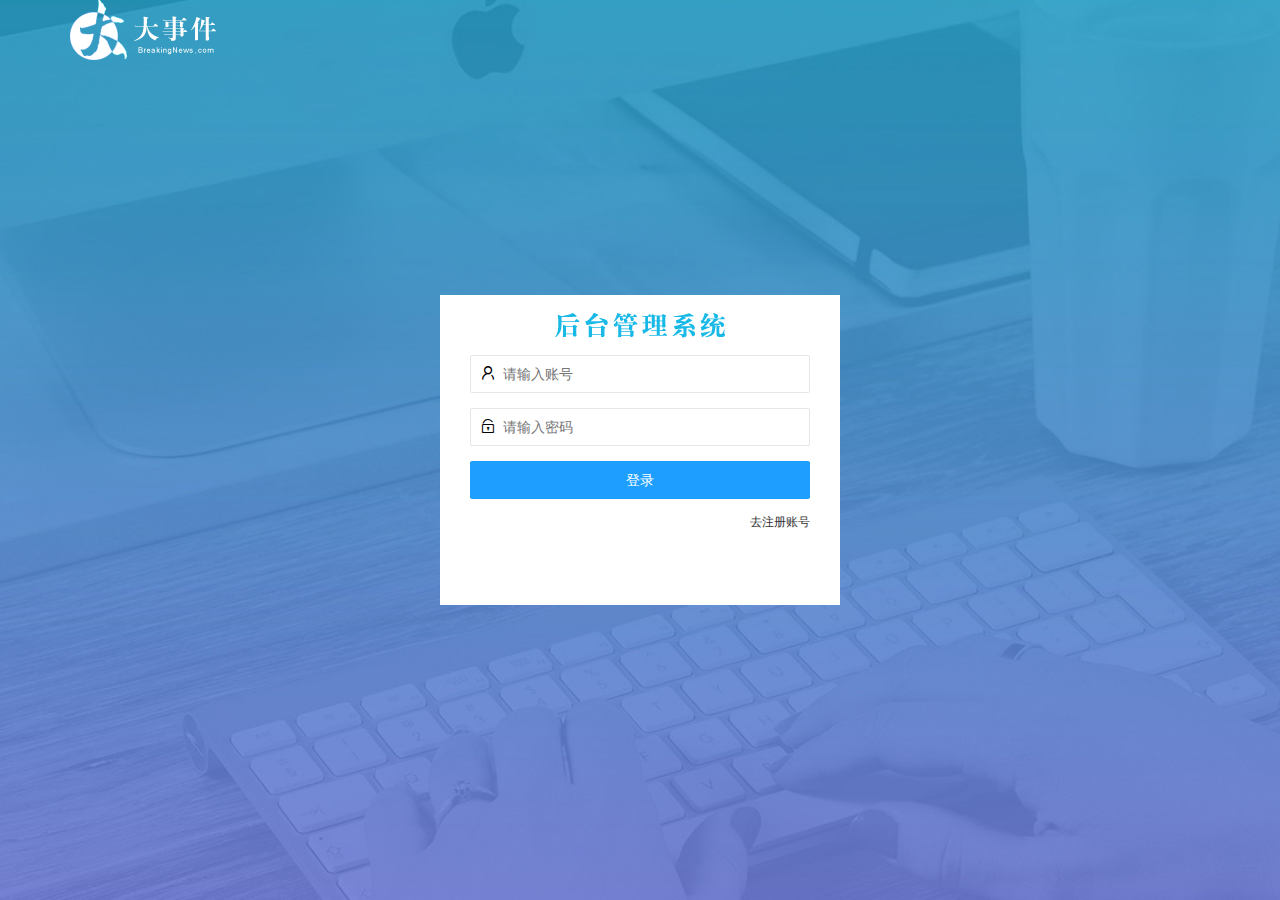
<file: login.html>
<!DOCTYPE html>
<html lang="en">
  <head>
    <meta charset="UTF-8" />
    <meta http-equiv="X-UA-Compatible" content="IE=edge" />
    <meta name="viewport" content="width=device-width, initial-scale=1.0" />
    <title>login</title>
    <!-- 引入css文件 -->
    <link rel="stylesheet" href="/assets/lib/layui/css/layui.css" />
    <link rel="stylesheet" href="/assets/css/login.css" />
  </head>
  <body>
    <!-- 头部 logo 区域 -->
    <div class="layui-main">
      <img src="/assets/images/logo.png" alt="" />
    </div>

    <!-- 登录注册区域 -->
    <div class="loginAndRegBox">
      <!-- 登录标题 -->
      <div class="title-box"></div>
      <!-- 登录 -->
      <div class="login-box">
        <form class="layui-form" action="" id="form_login">
          <div class="layui-form-item">
            <i class="layui-icon layui-icon-username"></i>
            <!-- 表单要提交的name  需要与接口文档要求一致 -->
            <input
              type="text"
              name="username"
              required
              lay-verify="required"
              placeholder="请输入账号"
              autocomplete="off"
              class="layui-input"
            />
          </div>
          <div class="layui-form-item">
            <i class="layui-icon layui-icon-password"></i>
            <input
              type="password"
              name="password"
              required
              lay-verify="required|pwd"
              placeholder="请输入密码"
              autocomplete="off"
              class="layui-input"
            />
          </div>
          <!-- 登录按钮 -->
          <div class="layui-form-item">
            <!-- 注意：表单提交按钮和普通按钮的区别，就是 lay-submit 属性 -->
            <button
              class="layui-btn layui-btn-normal layui-btn-fluid"
              lay-submit
            >
              登录
            </button>
          </div>
          <div class="layui-form-item link">
            <a href="javascript:;" id="link_reg">去注册账号</a>
          </div>
        </form>
      </div>

      <!--! 注册 -->
      <div class="reg-box">
        <form class="layui-form" id="form_reg">
          <!-- 用户名 -->
          <div class="layui-form-item">
            <i class="layui-icon layui-icon-username"></i>
            <input
              type="text"
              name="username"
              required
              lay-verify="required"
              placeholder="请输入用户名"
              autocomplete="off"
              class="layui-input"
            />
          </div>

          <!-- 密码 -->
          <div class="layui-form-item">
            <i class="layui-icon layui-icon-password"></i>
            <input
              type="password"
              name="password"
              required
              lay-verify="required|pwd"
              placeholder="请输入密码"
              autocomplete="off"
              class="layui-input"
            />
          </div>

          <!-- 确认密码 -->
          <div class="layui-form-item">
            <i class="layui-icon layui-icon-password"></i>
            <input
              type="password"
              name="repassword"
              required
              lay-verify="required|pwd|repwd"
              placeholder="再次确认密码"
              autocomplete="off"
              class="layui-input"
            />
          </div>

          <!-- 注册按钮 -->
          <div class="layui-form-item">
            <!-- 注意：表单提交按钮和普通按钮的区别，就是 lay-submit 属性 -->
            <button
              class="layui-btn layui-btn-normal layui-btn-fluid"
              lay-submit
            >
              注册
            </button>
          </div>
          <!-- 登录注册切换 -->
          <div class="layui-form-item link">
            <a href="javascript:;" id="link_login">去登录</a>
          </div>
        </form>
      </div>
    </div>

    <!-- 引入js相关文件 -->
    <!-- <script src="./assets/lib/layui/layui.js"></script> -->
    <script src="./assets/lib/layui/layui.all.js"></script>
    <script src="./assets/lib/jquery.js"></script>
    <!-- 请求过滤器 -->
    <script src="./assets/js/baseAPI.js"></script>
    <script src="./assets/js/login.js"></script>
  </body>
</html>
</file>
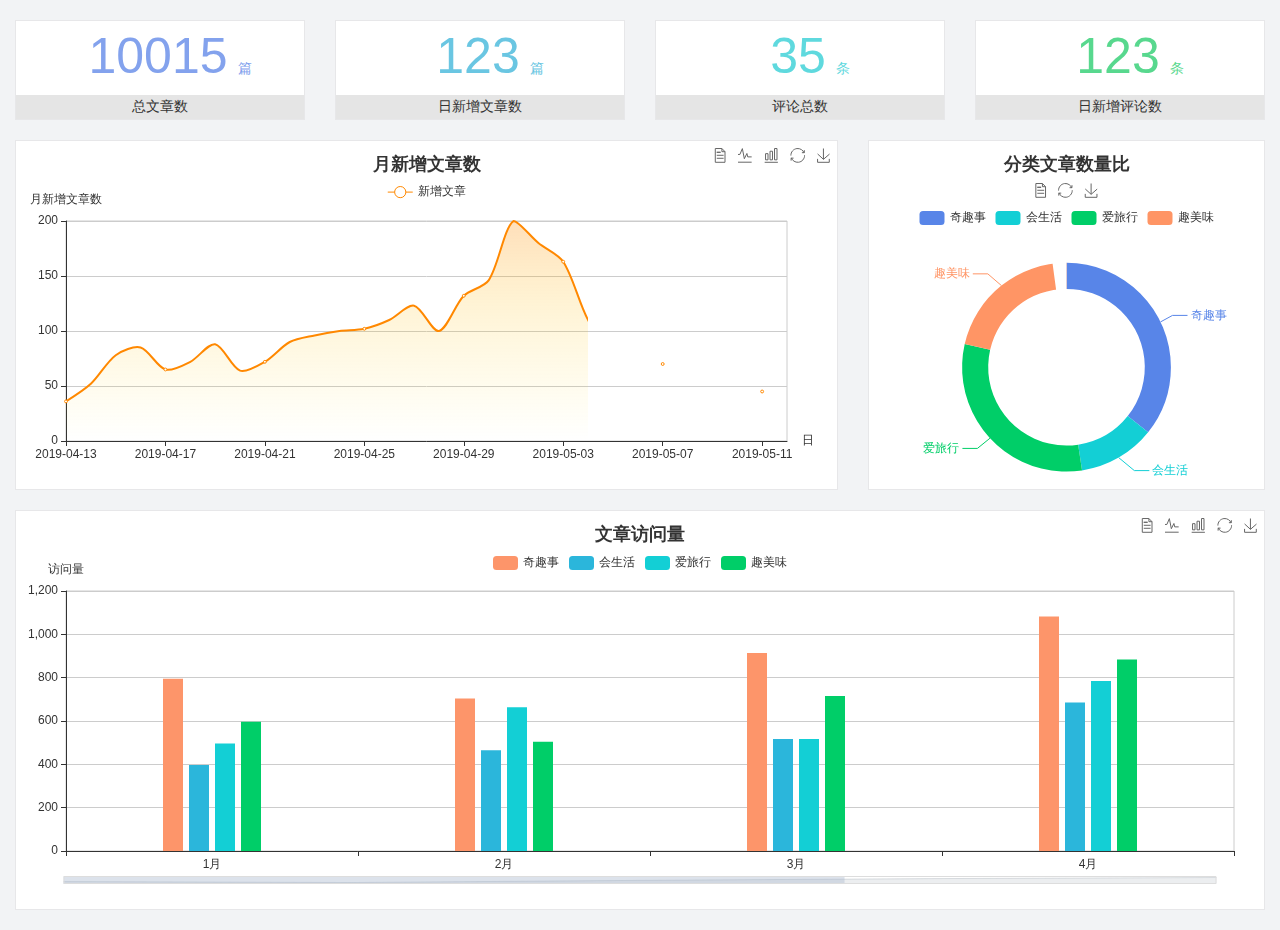
<file: home/dashboard.html>
<!DOCTYPE html>
<html lang="en">

<head>
  <meta charset="UTF-8">
  <meta name="viewport" content="width=device-width, initial-scale=1.0">
  <meta http-equiv="X-UA-Compatible" content="ie=edge">
  <title>图表统计</title>
  <link rel="stylesheet" href="../../assets/lib/bootstrap.css" />
  <link rel="stylesheet" href="../../assets/lib/main.css" />
  <script src="../../assets/lib/jquery.js"></script>
  <script type="text/javascript" src="../../assets/lib/echarts.min.js"></script>
</head>

<body>
  <div class="container-fluid">
    <div class="row spannel_list">
      <div class="col-sm-3 col-xs-6">
        <div class="spannel">
          <em>10015</em><span>篇</span>
          <b>总文章数</b>
        </div>
      </div>
      <div class="col-sm-3 col-xs-6">
        <div class="spannel scolor01">
          <em>123</em><span>篇</span>
          <b>日新增文章数</b>
        </div>
      </div>
      <div class="col-sm-3 col-xs-6">
        <div class="spannel scolor02">
          <em>35</em><span>条</span>
          <b>评论总数</b>
        </div>
      </div>
      <div class="col-sm-3 col-xs-6">
        <div class="spannel scolor03">
          <em>123</em><span>条</span>
          <b>日新增评论数</b>
        </div>
      </div>
    </div>
  </div>

  <div class="container-fluid">
    <div class="row curve-pie">
      <div class="col-lg-8 col-md-8">
        <div class="gragh_pannel" id="curve_show"></div>
      </div>
      <div class="col-lg-4 col-md-4">
        <div class="gragh_pannel" id="pie_show"></div>
      </div>
    </div>
  </div>

  <div class="container-fluid">
    <div class="column_pannel" id="column_show"></div>
  </div>

  <script>
    var oChart = echarts.init(document.getElementById('curve_show'));
    var aList_all = [
      { 'count': 36, 'date': '2019-04-13' },
      { 'count': 52, 'date': '2019-04-14' },
      { 'count': 78, 'date': '2019-04-15' },
      { 'count': 85, 'date': '2019-04-16' },
      { 'count': 65, 'date': '2019-04-17' },
      { 'count': 72, 'date': '2019-04-18' },
      { 'count': 88, 'date': '2019-04-19' },
      { 'count': 64, 'date': '2019-04-20' },
      { 'count': 72, 'date': '2019-04-21' },
      { 'count': 90, 'date': '2019-04-22' },
      { 'count': 96, 'date': '2019-04-23' },
      { 'count': 100, 'date': '2019-04-24' },
      { 'count': 102, 'date': '2019-04-25' },
      { 'count': 110, 'date': '2019-04-26' },
      { 'count': 123, 'date': '2019-04-27' },
      { 'count': 100, 'date': '2019-04-28' },
      { 'count': 132, 'date': '2019-04-29' },
      { 'count': 146, 'date': '2019-04-30' },
      { 'count': 200, 'date': '2019-05-01' },
      { 'count': 180, 'date': '2019-05-02' },
      { 'count': 163, 'date': '2019-05-03' },
      { 'count': 110, 'date': '2019-05-04' },
      { 'count': 80, 'date': '2019-05-05' },
      { 'count': 82, 'date': '2019-05-06' },
      { 'count': 70, 'date': '2019-05-07' },
      { 'count': 65, 'date': '2019-05-08' },
      { 'count': 54, 'date': '2019-05-09' },
      { 'count': 40, 'date': '2019-05-10' },
      { 'count': 45, 'date': '2019-05-11' },
      { 'count': 38, 'date': '2019-05-12' },
    ];

    let aCount = [];
    let aDate = [];

    for (var i = 0; i < aList_all.length; i++) {
      aCount.push(aList_all[i].count);
      aDate.push(aList_all[i].date);
    }

    var chartopt = {
      title: {
        text: '月新增文章数',
        left: 'center',
        top: '10'
      },
      tooltip: {
        trigger: 'axis'
      },
      legend: {
        data: ['新增文章'],
        top: '40'
      },
      toolbox: {
        show: true,
        feature: {
          mark: { show: true },
          dataView: { show: true, readOnly: false },
          magicType: { show: true, type: ['line', 'bar'] },
          restore: { show: true },
          saveAsImage: { show: true }
        }
      },
      calculable: true,
      xAxis: [
        {
          name: '日',
          type: 'category',
          boundaryGap: false,
          data: aDate
        }
      ],
      yAxis: [
        {
          name: '月新增文章数',
          type: 'value'
        }
      ],
      series: [
        {
          name: '新增文章',
          type: 'line',
          smooth: true,
          itemStyle: { normal: { areaStyle: { type: 'default' }, color: '#f80' }, lineStyle: { color: '#f80' } },
          data: aCount
        }],
      areaStyle: {
        normal: {
          color: new echarts.graphic.LinearGradient(0, 0, 0, 1, [{
            offset: 0,
            color: 'rgba(255,136,0,0.39)'
          }, {
            offset: .34,
            color: 'rgba(255,180,0,0.25)'
          }, {
            offset: 1,
            color: 'rgba(255,222,0,0.00)'
          }])

        }
      },
      grid: {
        show: true,
        x: 50,
        x2: 50,
        y: 80,
        height: 220
      }
    };

    oChart.setOption(chartopt);


    var oPie = echarts.init(document.getElementById('pie_show'));
    var oPieopt =
    {
      title: {
        top: 10,
        text: '分类文章数量比',
        x: 'center'
      },
      tooltip: {
        trigger: 'item',
        formatter: "{a} <br/>{b} : {c} ({d}%)"
      },
      color: ['#5885e8', '#13cfd5', '#00ce68', '#ff9565'],
      legend: {
        x: 'center',
        top: 65,
        data: ['奇趣事', '会生活', '爱旅行', '趣美味']
      },
      toolbox: {
        show: true,
        x: 'center',
        top: 35,
        feature: {
          mark: { show: true },
          dataView: { show: true, readOnly: false },
          magicType: {
            show: true,
            type: ['pie', 'funnel'],
            option: {
              funnel: {
                x: '25%',
                width: '50%',
                funnelAlign: 'left',
                max: 1548
              }
            }
          },
          restore: { show: true },
          saveAsImage: { show: true }
        }
      },
      calculable: true,
      series: [
        {
          name: '访问来源',
          type: 'pie',
          radius: ['45%', '60%'],
          center: ['50%', '65%'],
          data: [
            { value: 300, name: '奇趣事' },
            { value: 100, name: '会生活' },
            { value: 260, name: '爱旅行' },
            { value: 180, name: '趣美味' }
          ]
        }
      ]
    };
    oPie.setOption(oPieopt);



    var oColumn = this.echarts.init(document.getElementById('column_show'));
    var oColumnopt =
    {
      title: {
        text: '文章访问量',
        left: 'center',
        top: '10'
      },
      tooltip: {
        trigger: 'axis'
      },
      legend: {
        data: ['奇趣事', '会生活', '爱旅行', '趣美味'],
        top: '40'
      },
      toolbox: {
        show: true,
        feature: {
          mark: { show: true },
          dataView: { show: true, readOnly: false },
          magicType: { show: true, type: ['line', 'bar'] },
          restore: { show: true },
          saveAsImage: { show: true }
        }
      },
      calculable: true,
      xAxis: [
        {
          type: 'category',
          data: ['1月', '2月', '3月', '4月', '5月']
        }
      ],
      yAxis: [
        {
          name: '访问量',
          type: 'value'
        }
      ],
      series: [
        {
          name: '奇趣事',
          type: 'bar',
          barWidth: 20,
          itemStyle: {
            normal: { areaStyle: { type: 'default' }, color: '#fd956a' }
          },
          data: [800, 708, 920, 1090, 1200]
        },
        {
          name: '会生活',
          type: 'bar',
          barWidth: 20,
          itemStyle: {
            normal: { areaStyle: { type: 'default' }, color: '#2bb6db' }
          },
          data: [400, 468, 520, 690, 800]
        },
        {
          name: '爱旅行',
          type: 'bar',
          barWidth: 20,
          itemStyle: {
            normal: { areaStyle: { type: 'default' }, color: '#13cfd5' }
          },
          data: [500, 668, 520, 790, 900]
        },
        {
          name: '趣美味',
          type: 'bar',
          barWidth: 20,
          itemStyle: {
            normal: { areaStyle: { type: 'default' }, color: '#00ce68' }
          },
          data: [600, 508, 720, 890, 1000]
        }
      ],
      grid: {
        show: true,
        x: 50,
        x2: 30,
        y: 80,
        height: 260
      },
      dataZoom: [//给x轴设置滚动条
        {
          start: 0,//默认为0
          end: 100 - 1000 / 31,//默认为100
          type: 'slider',
          show: true,
          xAxisIndex: [0],
          handleSize: 0,//滑动条的 左右2个滑动条的大小
          height: 8,//组件高度
          left: 45, //左边的距离
          right: 50,//右边的距离
          bottom: 26,//右边的距离
          handleColor: '#ddd',//h滑动图标的颜色
          handleStyle: {
            borderColor: "#cacaca",
            borderWidth: "1",
            shadowBlur: 2,
            background: "#ddd",
            shadowColor: "#ddd",
          }
        }]
    };
    oColumn.setOption(oColumnopt);
  </script>
</body>

</html>
</file>
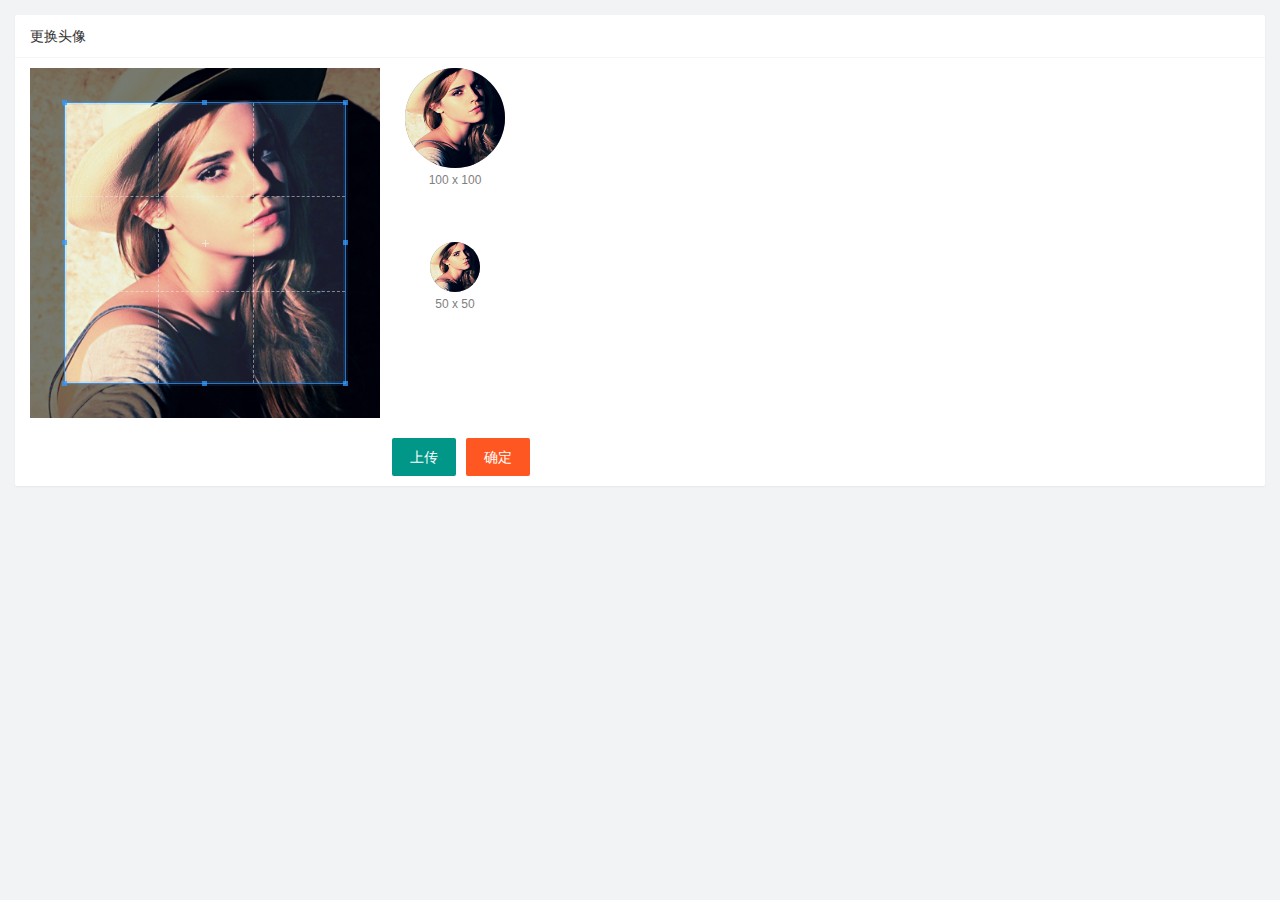
<file: user/user_avcatar.html>
<!DOCTYPE html>
<html lang="en">
  <head>
    <meta charset="UTF-8" />
    <meta http-equiv="X-UA-Compatible" content="IE=edge" />
    <meta name="viewport" content="width=device-width, initial-scale=1.0" />
    <title>头像</title>
    <link rel="stylesheet" href="/assets/lib/layui/css/layui.css" />
    <link rel="stylesheet" href="/assets/lib/cropper/cropper.css" />
    <link rel="stylesheet" href="/assets/css/user_avcatar.css" />
  </head>
  <body>
    <div class="layui-card">
      <input type="file" id="file" accept="image/png,image/jpeg" />
      <div class="layui-card-header">更换头像</div>
      <div class="layui-card-body">
        <!-- 第一行的图片裁剪和预览区域 -->
        <div class="row1">
          <!-- 图片裁剪区域 -->
          <div class="cropper-box">
            <!-- 这个 img 标签很重要，将来会把它初始化为裁剪区域 -->
            <img id="image" src="/assets/images/sample.jpg" />
          </div>
          <!-- 图片的预览区域 -->
          <div class="preview-box">
            <div>
              <!-- 宽高为 100px 的预览区域 -->
              <div class="img-preview w100"></div>
              <p class="size">100 x 100</p>
            </div>
            <div>
              <!-- 宽高为 50px 的预览区域 -->
              <div class="img-preview w50"></div>
              <p class="size">50 x 50</p>
            </div>
          </div>
        </div>
        <!-- 第二行的按钮区域 -->
        <div class="row2">
          <button type="button" class="layui-btn" id="uploadBtn">上传</button>
          <button type="button" class="layui-btn layui-btn-danger" id="sendBtn">
            确定
          </button>
        </div>
      </div>
    </div>
    <script src="/assets/lib/layui/layui.all.js"></script>
    <script src="/assets/lib/jquery.js"></script>
    <script src="/assets/lib/cropper/Cropper.js"></script>
    <script src="/assets/lib/cropper/jquery-cropper.js"></script>
    <script src="/assets/js/baseAPI.js"></script>
    <script src="./assets/js/user/user_avcatar.js"></script>
  </body>
</html>
</file>
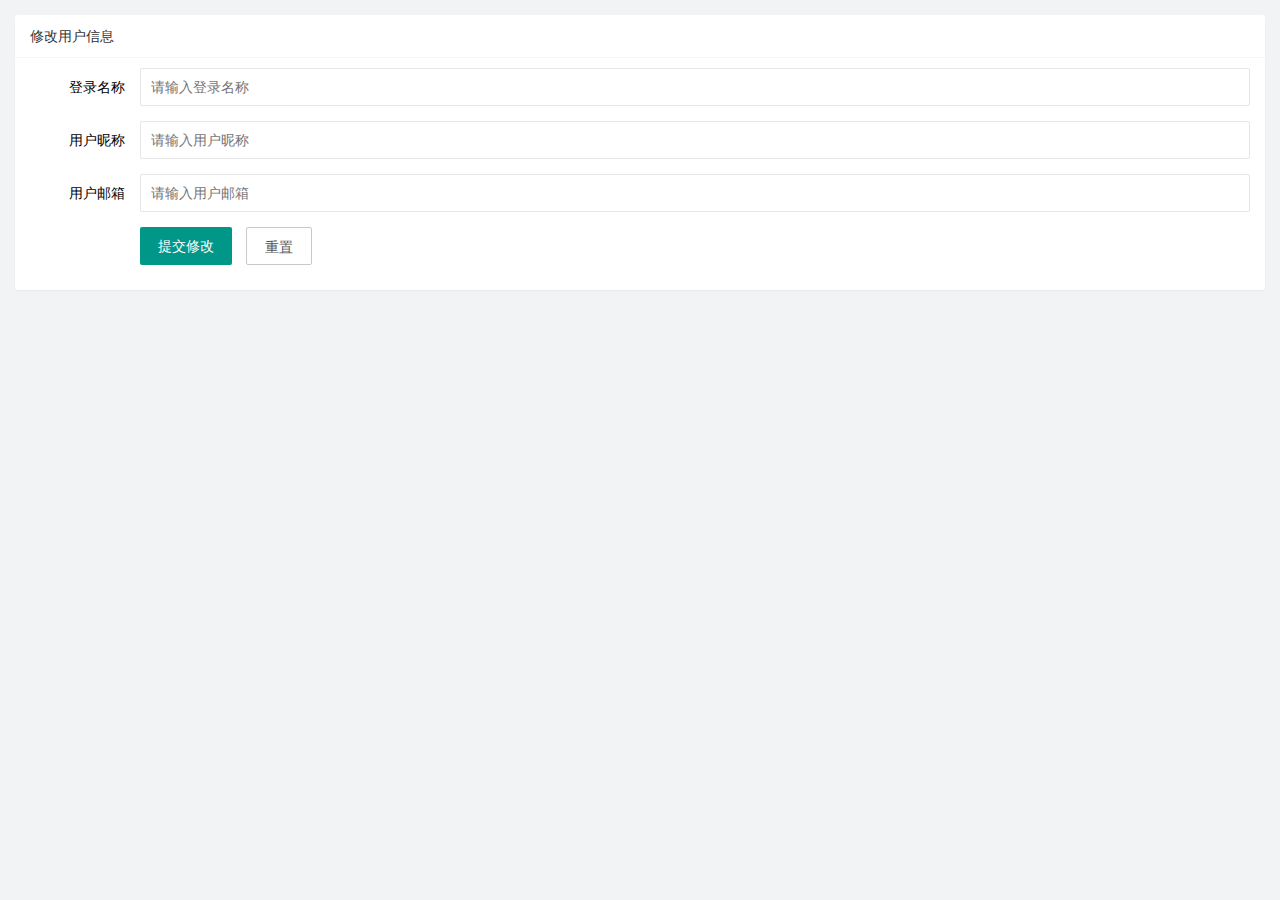
<file: user/user_info.html>
<!DOCTYPE html>
<html lang="en">
  <head>
    <meta charset="UTF-8" />
    <meta http-equiv="X-UA-Compatible" content="IE=edge" />
    <meta name="viewport" content="width=device-width, initial-scale=1.0" />
    <title>用户</title>
    <link rel="stylesheet" href="/assets/lib/layui/css/layui.css" />
    <link rel="stylesheet" href="/assets/css/user_info.css" />
  </head>
  <body>
    <div class="layui-card">
      <div class="layui-card-header">修改用户信息</div>
      <div class="layui-card-body">
        <!-- form 表单 -->
        <form class="layui-form" action="" lay-filter="formUserInfo">
          <!-- 隐藏域将id存起来 -->
          <input type="hidden" name="id" />
          <div class="layui-form-item">
            <label class="layui-form-label">登录名称</label>
            <div class="layui-input-block">
              <input
                type="text"
                name="username"
                required
                readonly
                lay-verify="required"
                placeholder="请输入登录名称"
                autocomplete="off"
                class="layui-input"
              />
            </div>
          </div>
          <div class="layui-form-item">
            <label class="layui-form-label">用户昵称</label>
            <div class="layui-input-block">
              <input
                type="text"
                name="nickname"
                required
                lay-verify="required|nickname"
                placeholder="请输入用户昵称"
                autocomplete="off"
                class="layui-input"
              />
            </div>
          </div>
          <div class="layui-form-item">
            <label class="layui-form-label">用户邮箱</label>
            <div class="layui-input-block">
              <input
                type="text"
                name="email"
                required
                lay-verify="required|email"
                placeholder="请输入用户邮箱"
                autocomplete="off"
                class="layui-input"
              />
            </div>
          </div>
          <div class="layui-form-item">
            <div class="layui-input-block">
              <button class="layui-btn" lay-submit lay-filter="formDemo">
                提交修改
              </button>
              <button
                type="reset"
                class="layui-btn layui-btn-primary"
                id="resetBtn"
              >
                重置
              </button>
            </div>
          </div>
        </form>
      </div>
    </div>
    <script src="/assets/lib/layui/layui.all.js"></script>
    <script src="/assets/lib/jquery.js"></script>
    <script src="/assets/js/baseAPI.js"></script>
    <script src="./assets/js/user/user_info.js"></script>
  </body>
</html>
</file>
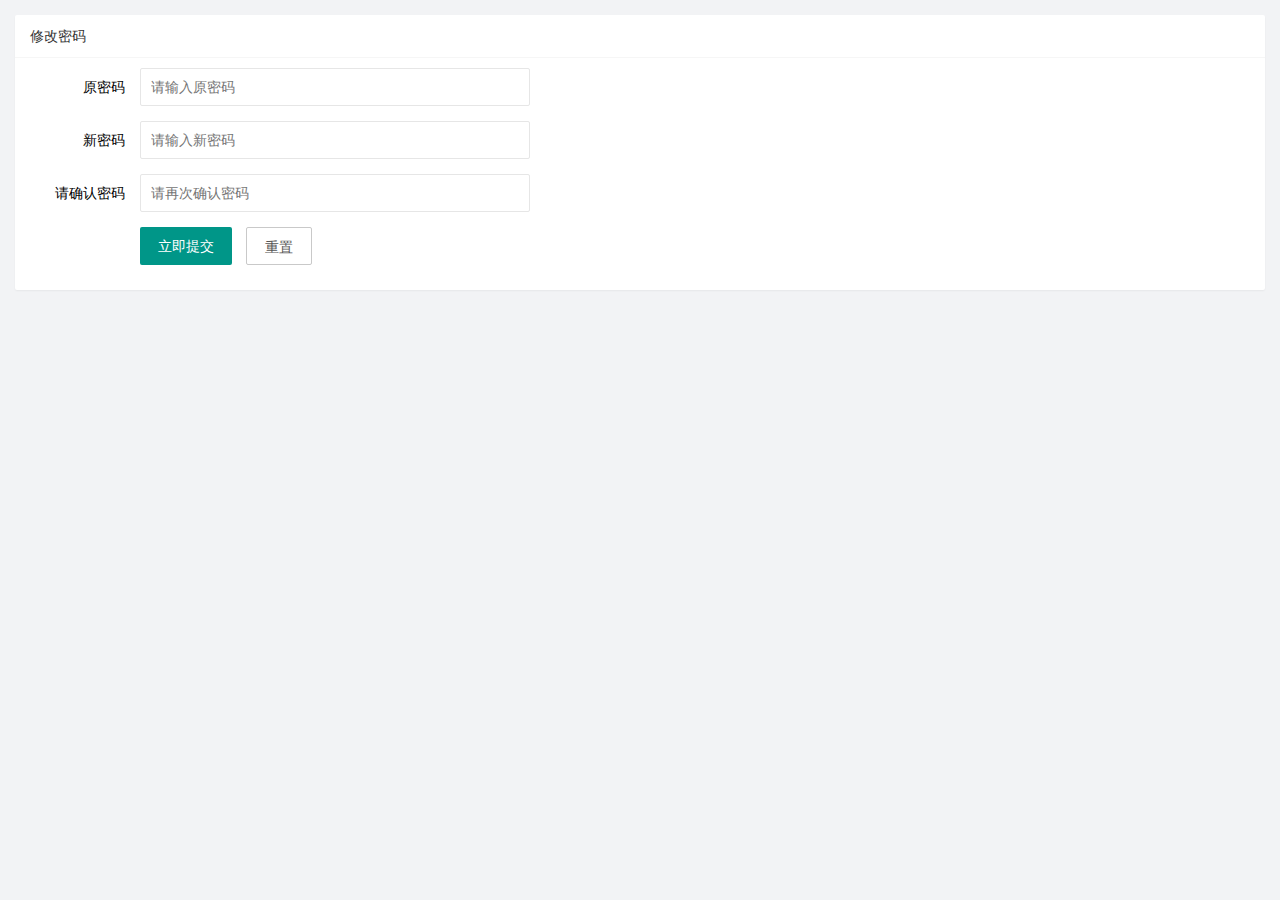
<file: user/user_pwd.html>
<!DOCTYPE html>
<html lang="en">
  <head>
    <meta charset="UTF-8" />
    <meta http-equiv="X-UA-Compatible" content="IE=edge" />
    <meta name="viewport" content="width=device-width, initial-scale=1.0" />
    <title>密码部分</title>
    <link rel="stylesheet" href="/assets/lib/layui/css/layui.css" />
    <link rel="stylesheet" href="/assets/css/user_pwd.css" />
  </head>
  <body>
    <div class="layui-card">
      <div class="layui-card-header">修改密码</div>
      <div class="layui-card-body">
        <form class="layui-form" action="" lay-filter="formPassword">
          <div class="layui-form-item">
            <label class="layui-form-label">原密码</label>
            <div class="layui-input-block">
              <input
                type="password"
                name="oldPwd"
                required
                lay-verify="required | pwd"
                placeholder="请输入原密码"
                autocomplete="off"
                class="layui-input"
              />
            </div>
          </div>
          <div class="layui-form-item">
            <label class="layui-form-label">新密码</label>
            <div class="layui-input-block">
              <input
                type="password"
                name="newPwd"
                required
                lay-verify="required | pwd |samePwd"
                placeholder="请输入新密码"
                autocomplete="off"
                class="layui-input"
              />
            </div>
          </div>
          <div class="layui-form-item">
            <label class="layui-form-label">请确认密码</label>
            <div class="layui-input-block">
              <input
                type="password"
                name="rePwd"
                required
                lay-verify="required|pwd |rePwd"
                placeholder="请再次确认密码"
                autocomplete="off"
                class="layui-input"
              />
            </div>
          </div>
          <div class="layui-form-item">
            <div class="layui-input-block">
              <button class="layui-btn" lay-submit lay-filter="formDemo">
                立即提交
              </button>
              <button type="reset" class="layui-btn layui-btn-primary">
                重置
              </button>
            </div>
          </div>
        </form>
      </div>
    </div>
    <script src="/assets/lib/layui/layui.all.js"></script>
    <script src="/assets/lib/jquery.js"></script>
    <script src="/assets/js/baseAPI.js"></script>
    <script src="./assets/js/user/user_pwd.js"></script>
  </body>
</html>
</file>
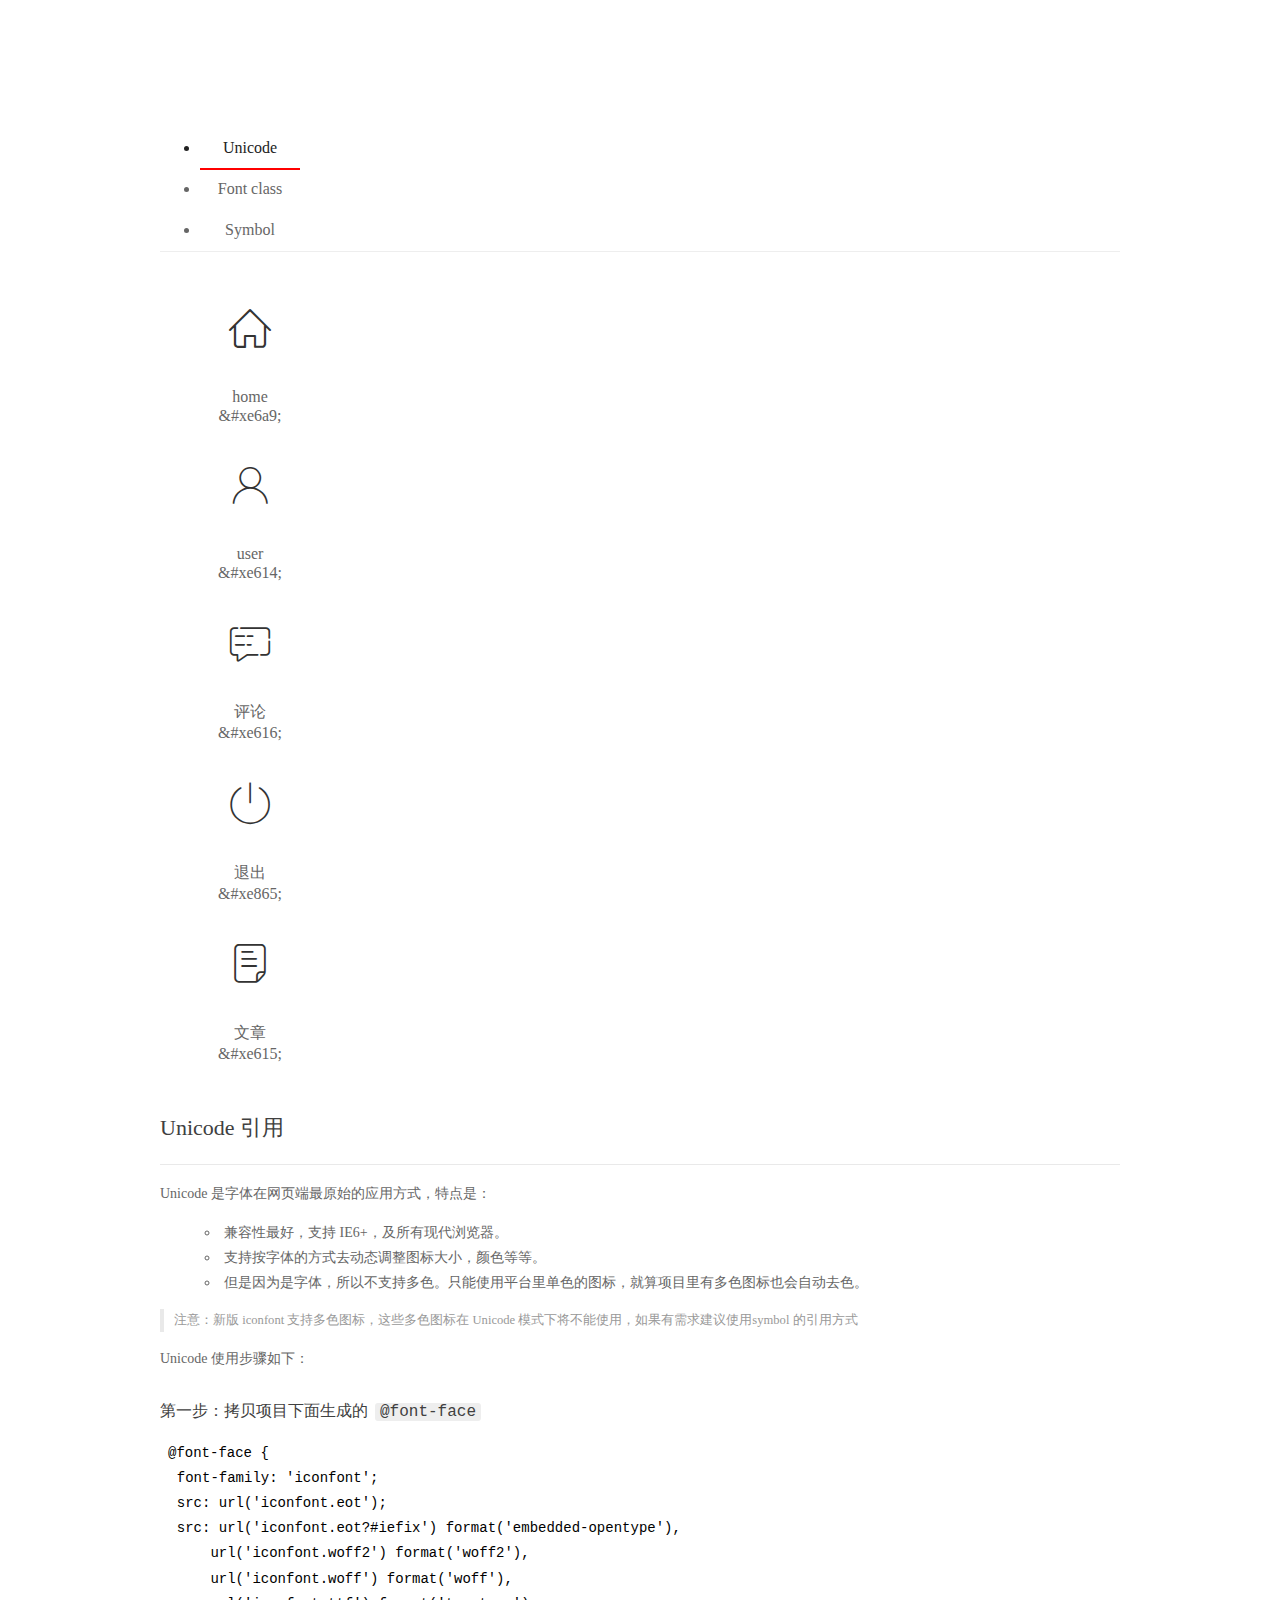
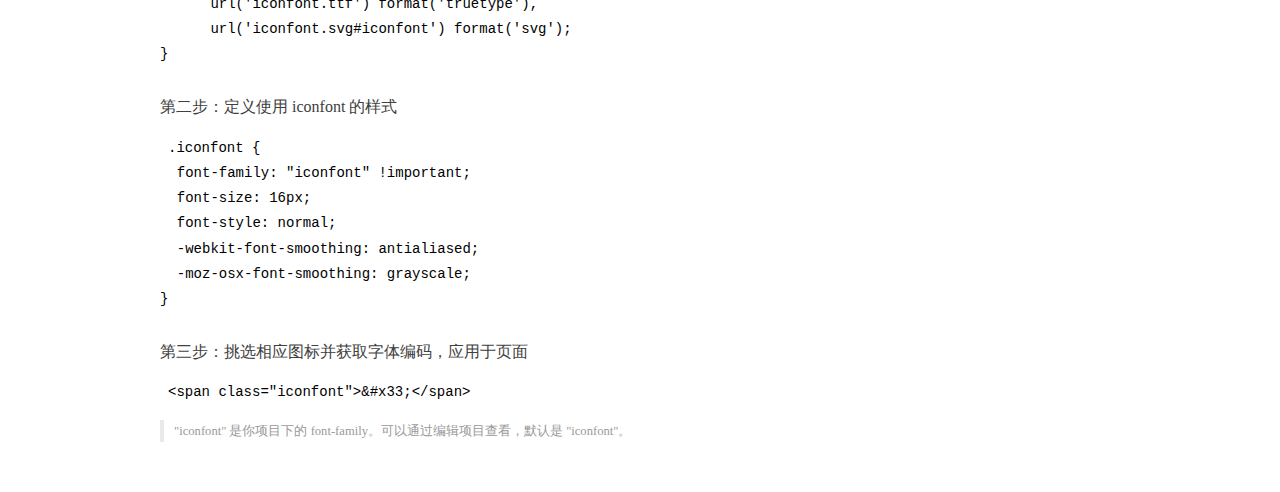
<file: assets/fonts/demo_index.html>
<!DOCTYPE html>
<html>
<head>
  <meta charset="utf-8"/>
  <title>IconFont Demo</title>
  <link rel="shortcut icon" href="https://gtms04.alicdn.com/tps/i4/TB1_oz6GVXXXXaFXpXXJDFnIXXX-64-64.ico" type="image/x-icon"/>
  <link rel="stylesheet" href="https://g.alicdn.com/thx/cube/1.3.2/cube.min.css">
  <link rel="stylesheet" href="demo.css">
  <link rel="stylesheet" href="iconfont.css">
  <script src="iconfont.js"></script>
  <!-- jQuery -->
  <script src="https://a1.alicdn.com/oss/uploads/2018/12/26/7bfddb60-08e8-11e9-9b04-53e73bb6408b.js"></script>
  <!-- 代码高亮 -->
  <script src="https://a1.alicdn.com/oss/uploads/2018/12/26/a3f714d0-08e6-11e9-8a15-ebf944d7534c.js"></script>
</head>
<body>
  <div class="main">
    <h1 class="logo"><a href="https://www.iconfont.cn/" title="iconfont 首页" target="_blank">&#xe86b;</a></h1>
    <div class="nav-tabs">
      <ul id="tabs" class="dib-box">
        <li class="dib active"><span>Unicode</span></li>
        <li class="dib"><span>Font class</span></li>
        <li class="dib"><span>Symbol</span></li>
      </ul>
      
    </div>
    <div class="tab-container">
      <div class="content unicode" style="display: block;">
          <ul class="icon_lists dib-box">
          
            <li class="dib">
              <span class="icon iconfont">&#xe6a9;</span>
                <div class="name">home</div>
                <div class="code-name">&amp;#xe6a9;</div>
              </li>
          
            <li class="dib">
              <span class="icon iconfont">&#xe614;</span>
                <div class="name">user</div>
                <div class="code-name">&amp;#xe614;</div>
              </li>
          
            <li class="dib">
              <span class="icon iconfont">&#xe616;</span>
                <div class="name">评论</div>
                <div class="code-name">&amp;#xe616;</div>
              </li>
          
            <li class="dib">
              <span class="icon iconfont">&#xe865;</span>
                <div class="name">退出</div>
                <div class="code-name">&amp;#xe865;</div>
              </li>
          
            <li class="dib">
              <span class="icon iconfont">&#xe615;</span>
                <div class="name">文章</div>
                <div class="code-name">&amp;#xe615;</div>
              </li>
          
          </ul>
          <div class="article markdown">
          <h2 id="unicode-">Unicode 引用</h2>
          <hr>

          <p>Unicode 是字体在网页端最原始的应用方式，特点是：</p>
          <ul>
            <li>兼容性最好，支持 IE6+，及所有现代浏览器。</li>
            <li>支持按字体的方式去动态调整图标大小，颜色等等。</li>
            <li>但是因为是字体，所以不支持多色。只能使用平台里单色的图标，就算项目里有多色图标也会自动去色。</li>
          </ul>
          <blockquote>
            <p>注意：新版 iconfont 支持多色图标，这些多色图标在 Unicode 模式下将不能使用，如果有需求建议使用symbol 的引用方式</p>
          </blockquote>
          <p>Unicode 使用步骤如下：</p>
          <h3 id="-font-face">第一步：拷贝项目下面生成的 <code>@font-face</code></h3>
<pre><code class="language-css"
>@font-face {
  font-family: 'iconfont';
  src: url('iconfont.eot');
  src: url('iconfont.eot?#iefix') format('embedded-opentype'),
      url('iconfont.woff2') format('woff2'),
      url('iconfont.woff') format('woff'),
      url('iconfont.ttf') format('truetype'),
      url('iconfont.svg#iconfont') format('svg');
}
</code></pre>
          <h3 id="-iconfont-">第二步：定义使用 iconfont 的样式</h3>
<pre><code class="language-css"
>.iconfont {
  font-family: "iconfont" !important;
  font-size: 16px;
  font-style: normal;
  -webkit-font-smoothing: antialiased;
  -moz-osx-font-smoothing: grayscale;
}
</code></pre>
          <h3 id="-">第三步：挑选相应图标并获取字体编码，应用于页面</h3>
<pre>
<code class="language-html"
>&lt;span class="iconfont"&gt;&amp;#x33;&lt;/span&gt;
</code></pre>
          <blockquote>
            <p>"iconfont" 是你项目下的 font-family。可以通过编辑项目查看，默认是 "iconfont"。</p>
          </blockquote>
          </div>
      </div>
      <div class="content font-class">
        <ul class="icon_lists dib-box">
          
          <li class="dib">
            <span class="icon iconfont icon-home"></span>
            <div class="name">
              home
            </div>
            <div class="code-name">.icon-home
            </div>
          </li>
          
          <li class="dib">
            <span class="icon iconfont icon-user"></span>
            <div class="name">
              user
            </div>
            <div class="code-name">.icon-user
            </div>
          </li>
          
          <li class="dib">
            <span class="icon iconfont icon-pinglun"></span>
            <div class="name">
              评论
            </div>
            <div class="code-name">.icon-pinglun
            </div>
          </li>
          
          <li class="dib">
            <span class="icon iconfont icon-tuichu"></span>
            <div class="name">
              退出
            </div>
            <div class="code-name">.icon-tuichu
            </div>
          </li>
          
          <li class="dib">
            <span class="icon iconfont icon-16"></span>
            <div class="name">
              文章
            </div>
            <div class="code-name">.icon-16
            </div>
          </li>
          
        </ul>
        <div class="article markdown">
        <h2 id="font-class-">font-class 引用</h2>
        <hr>

        <p>font-class 是 Unicode 使用方式的一种变种，主要是解决 Unicode 书写不直观，语意不明确的问题。</p>
        <p>与 Unicode 使用方式相比，具有如下特点：</p>
        <ul>
          <li>兼容性良好，支持 IE8+，及所有现代浏览器。</li>
          <li>相比于 Unicode 语意明确，书写更直观。可以很容易分辨这个 icon 是什么。</li>
          <li>因为使用 class 来定义图标，所以当要替换图标时，只需要修改 class 里面的 Unicode 引用。</li>
          <li>不过因为本质上还是使用的字体，所以多色图标还是不支持的。</li>
        </ul>
        <p>使用步骤如下：</p>
        <h3 id="-fontclass-">第一步：引入项目下面生成的 fontclass 代码：</h3>
<pre><code class="language-html">&lt;link rel="stylesheet" href="./iconfont.css"&gt;
</code></pre>
        <h3 id="-">第二步：挑选相应图标并获取类名，应用于页面：</h3>
<pre><code class="language-html">&lt;span class="iconfont icon-xxx"&gt;&lt;/span&gt;
</code></pre>
        <blockquote>
          <p>"
            iconfont" 是你项目下的 font-family。可以通过编辑项目查看，默认是 "iconfont"。</p>
        </blockquote>
      </div>
      </div>
      <div class="content symbol">
          <ul class="icon_lists dib-box">
          
            <li class="dib">
                <svg class="icon svg-icon" aria-hidden="true">
                  <use xlink:href="#icon-home"></use>
                </svg>
                <div class="name">home</div>
                <div class="code-name">#icon-home</div>
            </li>
          
            <li class="dib">
                <svg class="icon svg-icon" aria-hidden="true">
                  <use xlink:href="#icon-user"></use>
                </svg>
                <div class="name">user</div>
                <div class="code-name">#icon-user</div>
            </li>
          
            <li class="dib">
                <svg class="icon svg-icon" aria-hidden="true">
                  <use xlink:href="#icon-pinglun"></use>
                </svg>
                <div class="name">评论</div>
                <div class="code-name">#icon-pinglun</div>
            </li>
          
            <li class="dib">
                <svg class="icon svg-icon" aria-hidden="true">
                  <use xlink:href="#icon-tuichu"></use>
                </svg>
                <div class="name">退出</div>
                <div class="code-name">#icon-tuichu</div>
            </li>
          
            <li class="dib">
                <svg class="icon svg-icon" aria-hidden="true">
                  <use xlink:href="#icon-16"></use>
                </svg>
                <div class="name">文章</div>
                <div class="code-name">#icon-16</div>
            </li>
          
          </ul>
          <div class="article markdown">
          <h2 id="symbol-">Symbol 引用</h2>
          <hr>

          <p>这是一种全新的使用方式，应该说这才是未来的主流，也是平台目前推荐的用法。相关介绍可以参考这篇<a href="">文章</a>
            这种用法其实是做了一个 SVG 的集合，与另外两种相比具有如下特点：</p>
          <ul>
            <li>支持多色图标了，不再受单色限制。</li>
            <li>通过一些技巧，支持像字体那样，通过 <code>font-size</code>, <code>color</code> 来调整样式。</li>
            <li>兼容性较差，支持 IE9+，及现代浏览器。</li>
            <li>浏览器渲染 SVG 的性能一般，还不如 png。</li>
          </ul>
          <p>使用步骤如下：</p>
          <h3 id="-symbol-">第一步：引入项目下面生成的 symbol 代码：</h3>
<pre><code class="language-html">&lt;script src="./iconfont.js"&gt;&lt;/script&gt;
</code></pre>
          <h3 id="-css-">第二步：加入通用 CSS 代码（引入一次就行）：</h3>
<pre><code class="language-html">&lt;style&gt;
.icon {
  width: 1em;
  height: 1em;
  vertical-align: -0.15em;
  fill: currentColor;
  overflow: hidden;
}
&lt;/style&gt;
</code></pre>
          <h3 id="-">第三步：挑选相应图标并获取类名，应用于页面：</h3>
<pre><code class="language-html">&lt;svg class="icon" aria-hidden="true"&gt;
  &lt;use xlink:href="#icon-xxx"&gt;&lt;/use&gt;
&lt;/svg&gt;
</code></pre>
          </div>
      </div>

    </div>
  </div>
  <script>
  $(document).ready(function () {
      $('.tab-container .content:first').show()

      $('#tabs li').click(function (e) {
        var tabContent = $('.tab-container .content')
        var index = $(this).index()

        if ($(this).hasClass('active')) {
          return
        } else {
          $('#tabs li').removeClass('active')
          $(this).addClass('active')

          tabContent.hide().eq(index).fadeIn()
        }
      })
    })
  </script>
</body>
</html>
</file>
<file: assets/lib/layui/css/layui.css>
/** layui-v2.5.5 MIT License By https://www.layui.com */
 .layui-inline,img{display:inline-block;vertical-align:middle}h1,h2,h3,h4,h5,h6{font-weight:400}.layui-edge,.layui-header,.layui-inline,.layui-main{position:relative}.layui-body,.layui-edge,.layui-elip{overflow:hidden}.layui-btn,.layui-edge,.layui-inline,img{vertical-align:middle}.layui-btn,.layui-disabled,.layui-icon,.layui-unselect{-moz-user-select:none;-webkit-user-select:none;-ms-user-select:none}.layui-elip,.layui-form-checkbox span,.layui-form-pane .layui-form-label{text-overflow:ellipsis;white-space:nowrap}.layui-breadcrumb,.layui-tree-btnGroup{visibility:hidden}blockquote,body,button,dd,div,dl,dt,form,h1,h2,h3,h4,h5,h6,input,li,ol,p,pre,td,textarea,th,ul{margin:0;padding:0;-webkit-tap-highlight-color:rgba(0,0,0,0)}a:active,a:hover{outline:0}img{border:none}li{list-style:none}table{border-collapse:collapse;border-spacing:0}h4,h5,h6{font-size:100%}button,input,optgroup,option,select,textarea{font-family:inherit;font-size:inherit;font-style:inherit;font-weight:inherit;outline:0}pre{white-space:pre-wrap;white-space:-moz-pre-wrap;white-space:-pre-wrap;white-space:-o-pre-wrap;word-wrap:break-word}body{line-height:24px;font:14px Helvetica Neue,Helvetica,PingFang SC,Tahoma,Arial,sans-serif}hr{height:1px;margin:10px 0;border:0;clear:both}a{color:#333;text-decoration:none}a:hover{color:#777}a cite{font-style:normal;*cursor:pointer}.layui-border-box,.layui-border-box *{box-sizing:border-box}.layui-box,.layui-box *{box-sizing:content-box}.layui-clear{clear:both;*zoom:1}.layui-clear:after{content:'\20';clear:both;*zoom:1;display:block;height:0}.layui-inline{*display:inline;*zoom:1}.layui-edge{display:inline-block;width:0;height:0;border-width:6px;border-style:dashed;border-color:transparent}.layui-edge-top{top:-4px;border-bottom-color:#999;border-bottom-style:solid}.layui-edge-right{border-left-color:#999;border-left-style:solid}.layui-edge-bottom{top:2px;border-top-color:#999;border-top-style:solid}.layui-edge-left{border-right-color:#999;border-right-style:solid}.layui-disabled,.layui-disabled:hover{color:#d2d2d2!important;cursor:not-allowed!important}.layui-circle{border-radius:100%}.layui-show{display:block!important}.layui-hide{display:none!important}@font-face{font-family:layui-icon;src:url(../font/iconfont.eot?v=250);src:url(../font/iconfont.eot?v=250#iefix) format('embedded-opentype'),url(../font/iconfont.woff2?v=250) format('woff2'),url(../font/iconfont.woff?v=250) format('woff'),url(../font/iconfont.ttf?v=250) format('truetype'),url(../font/iconfont.svg?v=250#layui-icon) format('svg')}.layui-icon{font-family:layui-icon!important;font-size:16px;font-style:normal;-webkit-font-smoothing:antialiased;-moz-osx-font-smoothing:grayscale}.layui-icon-reply-fill:before{content:"\e611"}.layui-icon-set-fill:before{content:"\e614"}.layui-icon-menu-fill:before{content:"\e60f"}.layui-icon-search:before{content:"\e615"}.layui-icon-share:before{content:"\e641"}.layui-icon-set-sm:before{content:"\e620"}.layui-icon-engine:before{content:"\e628"}.layui-icon-close:before{content:"\1006"}.layui-icon-close-fill:before{content:"\1007"}.layui-icon-chart-screen:before{content:"\e629"}.layui-icon-star:before{content:"\e600"}.layui-icon-circle-dot:before{content:"\e617"}.layui-icon-chat:before{content:"\e606"}.layui-icon-release:before{content:"\e609"}.layui-icon-list:before{content:"\e60a"}.layui-icon-chart:before{content:"\e62c"}.layui-icon-ok-circle:before{content:"\1005"}.layui-icon-layim-theme:before{content:"\e61b"}.layui-icon-table:before{content:"\e62d"}.layui-icon-right:before{content:"\e602"}.layui-icon-left:before{content:"\e603"}.layui-icon-cart-simple:before{content:"\e698"}.layui-icon-face-cry:before{content:"\e69c"}.layui-icon-face-smile:before{content:"\e6af"}.layui-icon-survey:before{content:"\e6b2"}.layui-icon-tree:before{content:"\e62e"}.layui-icon-upload-circle:before{content:"\e62f"}.layui-icon-add-circle:before{content:"\e61f"}.layui-icon-download-circle:before{content:"\e601"}.layui-icon-templeate-1:before{content:"\e630"}.layui-icon-util:before{content:"\e631"}.layui-icon-face-surprised:before{content:"\e664"}.layui-icon-edit:before{content:"\e642"}.layui-icon-speaker:before{content:"\e645"}.layui-icon-down:before{content:"\e61a"}.layui-icon-file:before{content:"\e621"}.layui-icon-layouts:before{content:"\e632"}.layui-icon-rate-half:before{content:"\e6c9"}.layui-icon-add-circle-fine:before{content:"\e608"}.layui-icon-prev-circle:before{content:"\e633"}.layui-icon-read:before{content:"\e705"}.layui-icon-404:before{content:"\e61c"}.layui-icon-carousel:before{content:"\e634"}.layui-icon-help:before{content:"\e607"}.layui-icon-code-circle:before{content:"\e635"}.layui-icon-water:before{content:"\e636"}.layui-icon-username:before{content:"\e66f"}.layui-icon-find-fill:before{content:"\e670"}.layui-icon-about:before{content:"\e60b"}.layui-icon-location:before{content:"\e715"}.layui-icon-up:before{content:"\e619"}.layui-icon-pause:before{content:"\e651"}.layui-icon-date:before{content:"\e637"}.layui-icon-layim-uploadfile:before{content:"\e61d"}.layui-icon-delete:before{content:"\e640"}.layui-icon-play:before{content:"\e652"}.layui-icon-top:before{content:"\e604"}.layui-icon-friends:before{content:"\e612"}.layui-icon-refresh-3:before{content:"\e9aa"}.layui-icon-ok:before{content:"\e605"}.layui-icon-layer:before{content:"\e638"}.layui-icon-face-smile-fine:before{content:"\e60c"}.layui-icon-dollar:before{content:"\e659"}.layui-icon-group:before{content:"\e613"}.layui-icon-layim-download:before{content:"\e61e"}.layui-icon-picture-fine:before{content:"\e60d"}.layui-icon-link:before{content:"\e64c"}.layui-icon-diamond:before{content:"\e735"}.layui-icon-log:before{content:"\e60e"}.layui-icon-rate-solid:before{content:"\e67a"}.layui-icon-fonts-del:before{content:"\e64f"}.layui-icon-unlink:before{content:"\e64d"}.layui-icon-fonts-clear:before{content:"\e639"}.layui-icon-triangle-r:before{content:"\e623"}.layui-icon-circle:before{content:"\e63f"}.layui-icon-radio:before{content:"\e643"}.layui-icon-align-center:before{content:"\e647"}.layui-icon-align-right:before{content:"\e648"}.layui-icon-align-left:before{content:"\e649"}.layui-icon-loading-1:before{content:"\e63e"}.layui-icon-return:before{content:"\e65c"}.layui-icon-fonts-strong:before{content:"\e62b"}.layui-icon-upload:before{content:"\e67c"}.layui-icon-dialogue:before{content:"\e63a"}.layui-icon-video:before{content:"\e6ed"}.layui-icon-headset:before{content:"\e6fc"}.layui-icon-cellphone-fine:before{content:"\e63b"}.layui-icon-add-1:before{content:"\e654"}.layui-icon-face-smile-b:before{content:"\e650"}.layui-icon-fonts-html:before{content:"\e64b"}.layui-icon-form:before{content:"\e63c"}.layui-icon-cart:before{content:"\e657"}.layui-icon-camera-fill:before{content:"\e65d"}.layui-icon-tabs:before{content:"\e62a"}.layui-icon-fonts-code:before{content:"\e64e"}.layui-icon-fire:before{content:"\e756"}.layui-icon-set:before{content:"\e716"}.layui-icon-fonts-u:before{content:"\e646"}.layui-icon-triangle-d:before{content:"\e625"}.layui-icon-tips:before{content:"\e702"}.layui-icon-picture:before{content:"\e64a"}.layui-icon-more-vertical:before{content:"\e671"}.layui-icon-flag:before{content:"\e66c"}.layui-icon-loading:before{content:"\e63d"}.layui-icon-fonts-i:before{content:"\e644"}.layui-icon-refresh-1:before{content:"\e666"}.layui-icon-rmb:before{content:"\e65e"}.layui-icon-home:before{content:"\e68e"}.layui-icon-user:before{content:"\e770"}.layui-icon-notice:before{content:"\e667"}.layui-icon-login-weibo:before{content:"\e675"}.layui-icon-voice:before{content:"\e688"}.layui-icon-upload-drag:before{content:"\e681"}.layui-icon-login-qq:before{content:"\e676"}.layui-icon-snowflake:before{content:"\e6b1"}.layui-icon-file-b:before{content:"\e655"}.layui-icon-template:before{content:"\e663"}.layui-icon-auz:before{content:"\e672"}.layui-icon-console:before{content:"\e665"}.layui-icon-app:before{content:"\e653"}.layui-icon-prev:before{content:"\e65a"}.layui-icon-website:before{content:"\e7ae"}.layui-icon-next:before{content:"\e65b"}.layui-icon-component:before{content:"\e857"}.layui-icon-more:before{content:"\e65f"}.layui-icon-login-wechat:before{content:"\e677"}.layui-icon-shrink-right:before{content:"\e668"}.layui-icon-spread-left:before{content:"\e66b"}.layui-icon-camera:before{content:"\e660"}.layui-icon-note:before{content:"\e66e"}.layui-icon-refresh:before{content:"\e669"}.layui-icon-female:before{content:"\e661"}.layui-icon-male:before{content:"\e662"}.layui-icon-password:before{content:"\e673"}.layui-icon-senior:before{content:"\e674"}.layui-icon-theme:before{content:"\e66a"}.layui-icon-tread:before{content:"\e6c5"}.layui-icon-praise:before{content:"\e6c6"}.layui-icon-star-fill:before{content:"\e658"}.layui-icon-rate:before{content:"\e67b"}.layui-icon-template-1:before{content:"\e656"}.layui-icon-vercode:before{content:"\e679"}.layui-icon-cellphone:before{content:"\e678"}.layui-icon-screen-full:before{content:"\e622"}.layui-icon-screen-restore:before{content:"\e758"}.layui-icon-cols:before{content:"\e610"}.layui-icon-export:before{content:"\e67d"}.layui-icon-print:before{content:"\e66d"}.layui-icon-slider:before{content:"\e714"}.layui-icon-addition:before{content:"\e624"}.layui-icon-subtraction:before{content:"\e67e"}.layui-icon-service:before{content:"\e626"}.layui-icon-transfer:before{content:"\e691"}.layui-main{width:1140px;margin:0 auto}.layui-header{z-index:1000;height:60px}.layui-header a:hover{transition:all .5s;-webkit-transition:all .5s}.layui-side{position:fixed;left:0;top:0;bottom:0;z-index:999;width:200px;overflow-x:hidden}.layui-side-scroll{position:relative;width:220px;height:100%;overflow-x:hidden}.layui-body{position:absolute;left:200px;right:0;top:0;bottom:0;z-index:998;width:auto;overflow-y:auto;box-sizing:border-box}.layui-layout-body{overflow:hidden}.layui-layout-admin .layui-header{background-color:#23262E}.layui-layout-admin .layui-side{top:60px;width:200px;overflow-x:hidden}.layui-layout-admin .layui-body{position:fixed;top:60px;bottom:44px}.layui-layout-admin .layui-main{width:auto;margin:0 15px}.layui-layout-admin .layui-footer{position:fixed;left:200px;right:0;bottom:0;height:44px;line-height:44px;padding:0 15px;background-color:#eee}.layui-layout-admin .layui-logo{position:absolute;left:0;top:0;width:200px;height:100%;line-height:60px;text-align:center;color:#009688;font-size:16px}.layui-layout-admin .layui-header .layui-nav{background:0 0}.layui-layout-left{position:absolute!important;left:200px;top:0}.layui-layout-right{position:absolute!important;right:0;top:0}.layui-container{position:relative;margin:0 auto;padding:0 15px;box-sizing:border-box}.layui-fluid{position:relative;margin:0 auto;padding:0 15px}.layui-row:after,.layui-row:before{content:'';display:block;clear:both}.layui-col-lg1,.layui-col-lg10,.layui-col-lg11,.layui-col-lg12,.layui-col-lg2,.layui-col-lg3,.layui-col-lg4,.layui-col-lg5,.layui-col-lg6,.layui-col-lg7,.layui-col-lg8,.layui-col-lg9,.layui-col-md1,.layui-col-md10,.layui-col-md11,.layui-col-md12,.layui-col-md2,.layui-col-md3,.layui-col-md4,.layui-col-md5,.layui-col-md6,.layui-col-md7,.layui-col-md8,.layui-col-md9,.layui-col-sm1,.layui-col-sm10,.layui-col-sm11,.layui-col-sm12,.layui-col-sm2,.layui-col-sm3,.layui-col-sm4,.layui-col-sm5,.layui-col-sm6,.layui-col-sm7,.layui-col-sm8,.layui-col-sm9,.layui-col-xs1,.layui-col-xs10,.layui-col-xs11,.layui-col-xs12,.layui-col-xs2,.layui-col-xs3,.layui-col-xs4,.layui-col-xs5,.layui-col-xs6,.layui-col-xs7,.layui-col-xs8,.layui-col-xs9{position:relative;display:block;box-sizing:border-box}.layui-col-xs1,.layui-col-xs10,.layui-col-xs11,.layui-col-xs12,.layui-col-xs2,.layui-col-xs3,.layui-col-xs4,.layui-col-xs5,.layui-col-xs6,.layui-col-xs7,.layui-col-xs8,.layui-col-xs9{float:left}.layui-col-xs1{width:8.33333333%}.layui-col-xs2{width:16.66666667%}.layui-col-xs3{width:25%}.layui-col-xs4{width:33.33333333%}.layui-col-xs5{width:41.66666667%}.layui-col-xs6{width:50%}.layui-col-xs7{width:58.33333333%}.layui-col-xs8{width:66.66666667%}.layui-col-xs9{width:75%}.layui-col-xs10{width:83.33333333%}.layui-col-xs11{width:91.66666667%}.layui-col-xs12{width:100%}.layui-col-xs-offset1{margin-left:8.33333333%}.layui-col-xs-offset2{margin-left:16.66666667%}.layui-col-xs-offset3{margin-left:25%}.layui-col-xs-offset4{margin-left:33.33333333%}.layui-col-xs-offset5{margin-left:41.66666667%}.layui-col-xs-offset6{margin-left:50%}.layui-col-xs-offset7{margin-left:58.33333333%}.layui-col-xs-offset8{margin-left:66.66666667%}.layui-col-xs-offset9{margin-left:75%}.layui-col-xs-offset10{margin-left:83.33333333%}.layui-col-xs-offset11{margin-left:91.66666667%}.layui-col-xs-offset12{margin-left:100%}@media screen and (max-width:768px){.layui-hide-xs{display:none!important}.layui-show-xs-block{display:block!important}.layui-show-xs-inline{display:inline!important}.layui-show-xs-inline-block{display:inline-block!important}}@media screen and (min-width:768px){.layui-container{width:750px}.layui-hide-sm{display:none!important}.layui-show-sm-block{display:block!important}.layui-show-sm-inline{display:inline!important}.layui-show-sm-inline-block{display:inline-block!important}.layui-col-sm1,.layui-col-sm10,.layui-col-sm11,.layui-col-sm12,.layui-col-sm2,.layui-col-sm3,.layui-col-sm4,.layui-col-sm5,.layui-col-sm6,.layui-col-sm7,.layui-col-sm8,.layui-col-sm9{float:left}.layui-col-sm1{width:8.33333333%}.layui-col-sm2{width:16.66666667%}.layui-col-sm3{width:25%}.layui-col-sm4{width:33.33333333%}.layui-col-sm5{width:41.66666667%}.layui-col-sm6{width:50%}.layui-col-sm7{width:58.33333333%}.layui-col-sm8{width:66.66666667%}.layui-col-sm9{width:75%}.layui-col-sm10{width:83.33333333%}.layui-col-sm11{width:91.66666667%}.layui-col-sm12{width:100%}.layui-col-sm-offset1{margin-left:8.33333333%}.layui-col-sm-offset2{margin-left:16.66666667%}.layui-col-sm-offset3{margin-left:25%}.layui-col-sm-offset4{margin-left:33.33333333%}.layui-col-sm-offset5{margin-left:41.66666667%}.layui-col-sm-offset6{margin-left:50%}.layui-col-sm-offset7{margin-left:58.33333333%}.layui-col-sm-offset8{margin-left:66.66666667%}.layui-col-sm-offset9{margin-left:75%}.layui-col-sm-offset10{margin-left:83.33333333%}.layui-col-sm-offset11{margin-left:91.66666667%}.layui-col-sm-offset12{margin-left:100%}}@media screen and (min-width:992px){.layui-container{width:970px}.layui-hide-md{display:none!important}.layui-show-md-block{display:block!important}.layui-show-md-inline{display:inline!important}.layui-show-md-inline-block{display:inline-block!important}.layui-col-md1,.layui-col-md10,.layui-col-md11,.layui-col-md12,.layui-col-md2,.layui-col-md3,.layui-col-md4,.layui-col-md5,.layui-col-md6,.layui-col-md7,.layui-col-md8,.layui-col-md9{float:left}.layui-col-md1{width:8.33333333%}.layui-col-md2{width:16.66666667%}.layui-col-md3{width:25%}.layui-col-md4{width:33.33333333%}.layui-col-md5{width:41.66666667%}.layui-col-md6{width:50%}.layui-col-md7{width:58.33333333%}.layui-col-md8{width:66.66666667%}.layui-col-md9{width:75%}.layui-col-md10{width:83.33333333%}.layui-col-md11{width:91.66666667%}.layui-col-md12{width:100%}.layui-col-md-offset1{margin-left:8.33333333%}.layui-col-md-offset2{margin-left:16.66666667%}.layui-col-md-offset3{margin-left:25%}.layui-col-md-offset4{margin-left:33.33333333%}.layui-col-md-offset5{margin-left:41.66666667%}.layui-col-md-offset6{margin-left:50%}.layui-col-md-offset7{margin-left:58.33333333%}.layui-col-md-offset8{margin-left:66.66666667%}.layui-col-md-offset9{margin-left:75%}.layui-col-md-offset10{margin-left:83.33333333%}.layui-col-md-offset11{margin-left:91.66666667%}.layui-col-md-offset12{margin-left:100%}}@media screen and (min-width:1200px){.layui-container{width:1170px}.layui-hide-lg{display:none!important}.layui-show-lg-block{display:block!important}.layui-show-lg-inline{display:inline!important}.layui-show-lg-inline-block{display:inline-block!important}.layui-col-lg1,.layui-col-lg10,.layui-col-lg11,.layui-col-lg12,.layui-col-lg2,.layui-col-lg3,.layui-col-lg4,.layui-col-lg5,.layui-col-lg6,.layui-col-lg7,.layui-col-lg8,.layui-col-lg9{float:left}.layui-col-lg1{width:8.33333333%}.layui-col-lg2{width:16.66666667%}.layui-col-lg3{width:25%}.layui-col-lg4{width:33.33333333%}.layui-col-lg5{width:41.66666667%}.layui-col-lg6{width:50%}.layui-col-lg7{width:58.33333333%}.layui-col-lg8{width:66.66666667%}.layui-col-lg9{width:75%}.layui-col-lg10{width:83.33333333%}.layui-col-lg11{width:91.66666667%}.layui-col-lg12{width:100%}.layui-col-lg-offset1{margin-left:8.33333333%}.layui-col-lg-offset2{margin-left:16.66666667%}.layui-col-lg-offset3{margin-left:25%}.layui-col-lg-offset4{margin-left:33.33333333%}.layui-col-lg-offset5{margin-left:41.66666667%}.layui-col-lg-offset6{margin-left:50%}.layui-col-lg-offset7{margin-left:58.33333333%}.layui-col-lg-offset8{margin-left:66.66666667%}.layui-col-lg-offset9{margin-left:75%}.layui-col-lg-offset10{margin-left:83.33333333%}.layui-col-lg-offset11{margin-left:91.66666667%}.layui-col-lg-offset12{margin-left:100%}}.layui-col-space1{margin:-.5px}.layui-col-space1>*{padding:.5px}.layui-col-space3{margin:-1.5px}.layui-col-space3>*{padding:1.5px}.layui-col-space5{margin:-2.5px}.layui-col-space5>*{padding:2.5px}.layui-col-space8{margin:-3.5px}.layui-col-space8>*{padding:3.5px}.layui-col-space10{margin:-5px}.layui-col-space10>*{padding:5px}.layui-col-space12{margin:-6px}.layui-col-space12>*{padding:6px}.layui-col-space15{margin:-7.5px}.layui-col-space15>*{padding:7.5px}.layui-col-space18{margin:-9px}.layui-col-space18>*{padding:9px}.layui-col-space20{margin:-10px}.layui-col-space20>*{padding:10px}.layui-col-space22{margin:-11px}.layui-col-space22>*{padding:11px}.layui-col-space25{margin:-12.5px}.layui-col-space25>*{padding:12.5px}.layui-col-space30{margin:-15px}.layui-col-space30>*{padding:15px}.layui-btn,.layui-input,.layui-select,.layui-textarea,.layui-upload-button{outline:0;-webkit-appearance:none;transition:all .3s;-webkit-transition:all .3s;box-sizing:border-box}.layui-elem-quote{margin-bottom:10px;padding:15px;line-height:22px;border-left:5px solid #009688;border-radius:0 2px 2px 0;background-color:#f2f2f2}.layui-quote-nm{border-style:solid;border-width:1px 1px 1px 5px;background:0 0}.layui-elem-field{margin-bottom:10px;padding:0;border-width:1px;border-style:solid}.layui-elem-field legend{margin-left:20px;padding:0 10px;font-size:20px;font-weight:300}.layui-field-title{margin:10px 0 20px;border-width:1px 0 0}.layui-field-box{padding:10px 15px}.layui-field-title .layui-field-box{padding:10px 0}.layui-progress{position:relative;height:6px;border-radius:20px;background-color:#e2e2e2}.layui-progress-bar{position:absolute;left:0;top:0;width:0;max-width:100%;height:6px;border-radius:20px;text-align:right;background-color:#5FB878;transition:all .3s;-webkit-transition:all .3s}.layui-progress-big,.layui-progress-big .layui-progress-bar{height:18px;line-height:18px}.layui-progress-text{position:relative;top:-20px;line-height:18px;font-size:12px;color:#666}.layui-progress-big .layui-progress-text{position:static;padding:0 10px;color:#fff}.layui-collapse{border-width:1px;border-style:solid;border-radius:2px}.layui-colla-content,.layui-colla-item{border-top-width:1px;border-top-style:solid}.layui-colla-item:first-child{border-top:none}.layui-colla-title{position:relative;height:42px;line-height:42px;padding:0 15px 0 35px;color:#333;background-color:#f2f2f2;cursor:pointer;font-size:14px;overflow:hidden}.layui-colla-content{display:none;padding:10px 15px;line-height:22px;color:#666}.layui-colla-icon{position:absolute;left:15px;top:0;font-size:14px}.layui-card{margin-bottom:15px;border-radius:2px;background-color:#fff;box-shadow:0 1px 2px 0 rgba(0,0,0,.05)}.layui-card:last-child{margin-bottom:0}.layui-card-header{position:relative;height:42px;line-height:42px;padding:0 15px;border-bottom:1px solid #f6f6f6;color:#333;border-radius:2px 2px 0 0;font-size:14px}.layui-bg-black,.layui-bg-blue,.layui-bg-cyan,.layui-bg-green,.layui-bg-orange,.layui-bg-red{color:#fff!important}.layui-card-body{position:relative;padding:10px 15px;line-height:24px}.layui-card-body[pad15]{padding:15px}.layui-card-body[pad20]{padding:20px}.layui-card-body .layui-table{margin:5px 0}.layui-card .layui-tab{margin:0}.layui-panel-window{position:relative;padding:15px;border-radius:0;border-top:5px solid #E6E6E6;background-color:#fff}.layui-auxiliar-moving{position:fixed;left:0;right:0;top:0;bottom:0;width:100%;height:100%;background:0 0;z-index:9999999999}.layui-form-label,.layui-form-mid,.layui-form-select,.layui-input-block,.layui-input-inline,.layui-textarea{position:relative}.layui-bg-red{background-color:#FF5722!important}.layui-bg-orange{background-color:#FFB800!important}.layui-bg-green{background-color:#009688!important}.layui-bg-cyan{background-color:#2F4056!important}.layui-bg-blue{background-color:#1E9FFF!important}.layui-bg-black{background-color:#393D49!important}.layui-bg-gray{background-color:#eee!important;color:#666!important}.layui-badge-rim,.layui-colla-content,.layui-colla-item,.layui-collapse,.layui-elem-field,.layui-form-pane .layui-form-item[pane],.layui-form-pane .layui-form-label,.layui-input,.layui-layedit,.layui-layedit-tool,.layui-quote-nm,.layui-select,.layui-tab-bar,.layui-tab-card,.layui-tab-title,.layui-tab-title .layui-this:after,.layui-textarea{border-color:#e6e6e6}.layui-timeline-item:before,hr{background-color:#e6e6e6}.layui-text{line-height:22px;font-size:14px;color:#666}.layui-text h1,.layui-text h2,.layui-text h3{font-weight:500;color:#333}.layui-text h1{font-size:30px}.layui-text h2{font-size:24px}.layui-text h3{font-size:18px}.layui-text a:not(.layui-btn){color:#01AAED}.layui-text a:not(.layui-btn):hover{text-decoration:underline}.layui-text ul{padding:5px 0 5px 15px}.layui-text ul li{margin-top:5px;list-style-type:disc}.layui-text em,.layui-word-aux{color:#999!important;padding:0 5px!important}.layui-btn{display:inline-block;height:38px;line-height:38px;padding:0 18px;background-color:#009688;color:#fff;white-space:nowrap;text-align:center;font-size:14px;border:none;border-radius:2px;cursor:pointer}.layui-btn:hover{opacity:.8;filter:alpha(opacity=80);color:#fff}.layui-btn:active{opacity:1;filter:alpha(opacity=100)}.layui-btn+.layui-btn{margin-left:10px}.layui-btn-container{font-size:0}.layui-btn-container .layui-btn{margin-right:10px;margin-bottom:10px}.layui-btn-container .layui-btn+.layui-btn{margin-left:0}.layui-table .layui-btn-container .layui-btn{margin-bottom:9px}.layui-btn-radius{border-radius:100px}.layui-btn .layui-icon{margin-right:3px;font-size:18px;vertical-align:bottom;vertical-align:middle\9}.layui-btn-primary{border:1px solid #C9C9C9;background-color:#fff;color:#555}.layui-btn-primary:hover{border-color:#009688;color:#333}.layui-btn-normal{background-color:#1E9FFF}.layui-btn-warm{background-color:#FFB800}.layui-btn-danger{background-color:#FF5722}.layui-btn-checked{background-color:#5FB878}.layui-btn-disabled,.layui-btn-disabled:active,.layui-btn-disabled:hover{border:1px solid #e6e6e6;background-color:#FBFBFB;color:#C9C9C9;cursor:not-allowed;opacity:1}.layui-btn-lg{height:44px;line-height:44px;padding:0 25px;font-size:16px}.layui-btn-sm{height:30px;line-height:30px;padding:0 10px;font-size:12px}.layui-btn-sm i{font-size:16px!important}.layui-btn-xs{height:22px;line-height:22px;padding:0 5px;font-size:12px}.layui-btn-xs i{font-size:14px!important}.layui-btn-group{display:inline-block;vertical-align:middle;font-size:0}.layui-btn-group .layui-btn{margin-left:0!important;margin-right:0!important;border-left:1px solid rgba(255,255,255,.5);border-radius:0}.layui-btn-group .layui-btn-primary{border-left:none}.layui-btn-group .layui-btn-primary:hover{border-color:#C9C9C9;color:#009688}.layui-btn-group .layui-btn:first-child{border-left:none;border-radius:2px 0 0 2px}.layui-btn-group .layui-btn-primary:first-child{border-left:1px solid #c9c9c9}.layui-btn-group .layui-btn:last-child{border-radius:0 2px 2px 0}.layui-btn-group .layui-btn+.layui-btn{margin-left:0}.layui-btn-group+.layui-btn-group{margin-left:10px}.layui-btn-fluid{width:100%}.layui-input,.layui-select,.layui-textarea{height:38px;line-height:1.3;line-height:38px\9;border-width:1px;border-style:solid;background-color:#fff;border-radius:2px}.layui-input::-webkit-input-placeholder,.layui-select::-webkit-input-placeholder,.layui-textarea::-webkit-input-placeholder{line-height:1.3}.layui-input,.layui-textarea{display:block;width:100%;padding-left:10px}.layui-input:hover,.layui-textarea:hover{border-color:#D2D2D2!important}.layui-input:focus,.layui-textarea:focus{border-color:#C9C9C9!important}.layui-textarea{min-height:100px;height:auto;line-height:20px;padding:6px 10px;resize:vertical}.layui-select{padding:0 10px}.layui-form input[type=checkbox],.layui-form input[type=radio],.layui-form select{display:none}.layui-form [lay-ignore]{display:initial}.layui-form-item{margin-bottom:15px;clear:both;*zoom:1}.layui-form-item:after{content:'\20';clear:both;*zoom:1;display:block;height:0}.layui-form-label{float:left;display:block;padding:9px 15px;width:80px;font-weight:400;line-height:20px;text-align:right}.layui-form-label-col{display:block;float:none;padding:9px 0;line-height:20px;text-align:left}.layui-form-item .layui-inline{margin-bottom:5px;margin-right:10px}.layui-input-block{margin-left:110px;min-height:36px}.layui-input-inline{display:inline-block;vertical-align:middle}.layui-form-item .layui-input-inline{float:left;width:190px;margin-right:10px}.layui-form-text .layui-input-inline{width:auto}.layui-form-mid{float:left;display:block;padding:9px 0!important;line-height:20px;margin-right:10px}.layui-form-danger+.layui-form-select .layui-input,.layui-form-danger:focus{border-color:#FF5722!important}.layui-form-select .layui-input{padding-right:30px;cursor:pointer}.layui-form-select .layui-edge{position:absolute;right:10px;top:50%;margin-top:-3px;cursor:pointer;border-width:6px;border-top-color:#c2c2c2;border-top-style:solid;transition:all .3s;-webkit-transition:all .3s}.layui-form-select dl{display:none;position:absolute;left:0;top:42px;padding:5px 0;z-index:899;min-width:100%;border:1px solid #d2d2d2;max-height:300px;overflow-y:auto;background-color:#fff;border-radius:2px;box-shadow:0 2px 4px rgba(0,0,0,.12);box-sizing:border-box}.layui-form-select dl dd,.layui-form-select dl dt{padding:0 10px;line-height:36px;white-space:nowrap;overflow:hidden;text-overflow:ellipsis}.layui-form-select dl dt{font-size:12px;color:#999}.layui-form-select dl dd{cursor:pointer}.layui-form-select dl dd:hover{background-color:#f2f2f2;-webkit-transition:.5s all;transition:.5s all}.layui-form-select .layui-select-group dd{padding-left:20px}.layui-form-select dl dd.layui-select-tips{padding-left:10px!important;color:#999}.layui-form-select dl dd.layui-this{background-color:#5FB878;color:#fff}.layui-form-checkbox,.layui-form-select dl dd.layui-disabled{background-color:#fff}.layui-form-selected dl{display:block}.layui-form-checkbox,.layui-form-checkbox *,.layui-form-switch{display:inline-block;vertical-align:middle}.layui-form-selected .layui-edge{margin-top:-9px;-webkit-transform:rotate(180deg);transform:rotate(180deg);margin-top:-3px\9}:root .layui-form-selected .layui-edge{margin-top:-9px\0/IE9}.layui-form-selectup dl{top:auto;bottom:42px}.layui-select-none{margin:5px 0;text-align:center;color:#999}.layui-select-disabled .layui-disabled{border-color:#eee!important}.layui-select-disabled .layui-edge{border-top-color:#d2d2d2}.layui-form-checkbox{position:relative;height:30px;line-height:30px;margin-right:10px;padding-right:30px;cursor:pointer;font-size:0;-webkit-transition:.1s linear;transition:.1s linear;box-sizing:border-box}.layui-form-checkbox span{padding:0 10px;height:100%;font-size:14px;border-radius:2px 0 0 2px;background-color:#d2d2d2;color:#fff;overflow:hidden}.layui-form-checkbox:hover span{background-color:#c2c2c2}.layui-form-checkbox i{position:absolute;right:0;top:0;width:30px;height:28px;border:1px solid #d2d2d2;border-left:none;border-radius:0 2px 2px 0;color:#fff;font-size:20px;text-align:center}.layui-form-checkbox:hover i{border-color:#c2c2c2;color:#c2c2c2}.layui-form-checked,.layui-form-checked:hover{border-color:#5FB878}.layui-form-checked span,.layui-form-checked:hover span{background-color:#5FB878}.layui-form-checked i,.layui-form-checked:hover i{color:#5FB878}.layui-form-item .layui-form-checkbox{margin-top:4px}.layui-form-checkbox[lay-skin=primary]{height:auto!important;line-height:normal!important;min-width:18px;min-height:18px;border:none!important;margin-right:0;padding-left:28px;padding-right:0;background:0 0}.layui-form-checkbox[lay-skin=primary] span{padding-left:0;padding-right:15px;line-height:18px;background:0 0;color:#666}.layui-form-checkbox[lay-skin=primary] i{right:auto;left:0;width:16px;height:16px;line-height:16px;border:1px solid #d2d2d2;font-size:12px;border-radius:2px;background-color:#fff;-webkit-transition:.1s linear;transition:.1s linear}.layui-form-checkbox[lay-skin=primary]:hover i{border-color:#5FB878;color:#fff}.layui-form-checked[lay-skin=primary] i{border-color:#5FB878!important;background-color:#5FB878;color:#fff}.layui-checkbox-disbaled[lay-skin=primary] span{background:0 0!important;color:#c2c2c2}.layui-checkbox-disbaled[lay-skin=primary]:hover i{border-color:#d2d2d2}.layui-form-item .layui-form-checkbox[lay-skin=primary]{margin-top:10px}.layui-form-switch{position:relative;height:22px;line-height:22px;min-width:35px;padding:0 5px;margin-top:8px;border:1px solid #d2d2d2;border-radius:20px;cursor:pointer;background-color:#fff;-webkit-transition:.1s linear;transition:.1s linear}.layui-form-switch i{position:absolute;left:5px;top:3px;width:16px;height:16px;border-radius:20px;background-color:#d2d2d2;-webkit-transition:.1s linear;transition:.1s linear}.layui-form-switch em{position:relative;top:0;width:25px;margin-left:21px;padding:0!important;text-align:center!important;color:#999!important;font-style:normal!important;font-size:12px}.layui-form-onswitch{border-color:#5FB878;background-color:#5FB878}.layui-checkbox-disbaled,.layui-checkbox-disbaled i{border-color:#e2e2e2!important}.layui-form-onswitch i{left:100%;margin-left:-21px;background-color:#fff}.layui-form-onswitch em{margin-left:5px;margin-right:21px;color:#fff!important}.layui-checkbox-disbaled span{background-color:#e2e2e2!important}.layui-checkbox-disbaled:hover i{color:#fff!important}[lay-radio]{display:none}.layui-form-radio,.layui-form-radio *{display:inline-block;vertical-align:middle}.layui-form-radio{line-height:28px;margin:6px 10px 0 0;padding-right:10px;cursor:pointer;font-size:0}.layui-form-radio *{font-size:14px}.layui-form-radio>i{margin-right:8px;font-size:22px;color:#c2c2c2}.layui-form-radio>i:hover,.layui-form-radioed>i{color:#5FB878}.layui-radio-disbaled>i{color:#e2e2e2!important}.layui-form-pane .layui-form-label{width:110px;padding:8px 15px;height:38px;line-height:20px;border-width:1px;border-style:solid;border-radius:2px 0 0 2px;text-align:center;background-color:#FBFBFB;overflow:hidden;box-sizing:border-box}.layui-form-pane .layui-input-inline{margin-left:-1px}.layui-form-pane .layui-input-block{margin-left:110px;left:-1px}.layui-form-pane .layui-input{border-radius:0 2px 2px 0}.layui-form-pane .layui-form-text .layui-form-label{float:none;width:100%;border-radius:2px;box-sizing:border-box;text-align:left}.layui-form-pane .layui-form-text .layui-input-inline{display:block;margin:0;top:-1px;clear:both}.layui-form-pane .layui-form-text .layui-input-block{margin:0;left:0;top:-1px}.layui-form-pane .layui-form-text .layui-textarea{min-height:100px;border-radius:0 0 2px 2px}.layui-form-pane .layui-form-checkbox{margin:4px 0 4px 10px}.layui-form-pane .layui-form-radio,.layui-form-pane .layui-form-switch{margin-top:6px;margin-left:10px}.layui-form-pane .layui-form-item[pane]{position:relative;border-width:1px;border-style:solid}.layui-form-pane .layui-form-item[pane] .layui-form-label{position:absolute;left:0;top:0;height:100%;border-width:0 1px 0 0}.layui-form-pane .layui-form-item[pane] .layui-input-inline{margin-left:110px}@media screen and (max-width:450px){.layui-form-item .layui-form-label{text-overflow:ellipsis;overflow:hidden;white-space:nowrap}.layui-form-item .layui-inline{display:block;margin-right:0;margin-bottom:20px;clear:both}.layui-form-item .layui-inline:after{content:'\20';clear:both;display:block;height:0}.layui-form-item .layui-input-inline{display:block;float:none;left:-3px;width:auto;margin:0 0 10px 112px}.layui-form-item .layui-input-inline+.layui-form-mid{margin-left:110px;top:-5px;padding:0}.layui-form-item .layui-form-checkbox{margin-right:5px;margin-bottom:5px}}.layui-layedit{border-width:1px;border-style:solid;border-radius:2px}.layui-layedit-tool{padding:3px 5px;border-bottom-width:1px;border-bottom-style:solid;font-size:0}.layedit-tool-fixed{position:fixed;top:0;border-top:1px solid #e2e2e2}.layui-layedit-tool .layedit-tool-mid,.layui-layedit-tool .layui-icon{display:inline-block;vertical-align:middle;text-align:center;font-size:14px}.layui-layedit-tool .layui-icon{position:relative;width:32px;height:30px;line-height:30px;margin:3px 5px;color:#777;cursor:pointer;border-radius:2px}.layui-layedit-tool .layui-icon:hover{color:#393D49}.layui-layedit-tool .layui-icon:active{color:#000}.layui-layedit-tool .layedit-tool-active{background-color:#e2e2e2;color:#000}.layui-layedit-tool .layui-disabled,.layui-layedit-tool .layui-disabled:hover{color:#d2d2d2;cursor:not-allowed}.layui-layedit-tool .layedit-tool-mid{width:1px;height:18px;margin:0 10px;background-color:#d2d2d2}.layedit-tool-html{width:50px!important;font-size:30px!important}.layedit-tool-b,.layedit-tool-code,.layedit-tool-help{font-size:16px!important}.layedit-tool-d,.layedit-tool-face,.layedit-tool-image,.layedit-tool-unlink{font-size:18px!important}.layedit-tool-image input{position:absolute;font-size:0;left:0;top:0;width:100%;height:100%;opacity:.01;filter:Alpha(opacity=1);cursor:pointer}.layui-layedit-iframe iframe{display:block;width:100%}#LAY_layedit_code{overflow:hidden}.layui-laypage{display:inline-block;*display:inline;*zoom:1;vertical-align:middle;margin:10px 0;font-size:0}.layui-laypage>a:first-child,.layui-laypage>a:first-child em{border-radius:2px 0 0 2px}.layui-laypage>a:last-child,.layui-laypage>a:last-child em{border-radius:0 2px 2px 0}.layui-laypage>:first-child{margin-left:0!important}.layui-laypage>:last-child{margin-right:0!important}.layui-laypage a,.layui-laypage button,.layui-laypage input,.layui-laypage select,.layui-laypage span{border:1px solid #e2e2e2}.layui-laypage a,.layui-laypage span{display:inline-block;*display:inline;*zoom:1;vertical-align:middle;padding:0 15px;height:28px;line-height:28px;margin:0 -1px 5px 0;background-color:#fff;color:#333;font-size:12px}.layui-flow-more a *,.layui-laypage input,.layui-table-view select[lay-ignore]{display:inline-block}.layui-laypage a:hover{color:#009688}.layui-laypage em{font-style:normal}.layui-laypage .layui-laypage-spr{color:#999;font-weight:700}.layui-laypage a{text-decoration:none}.layui-laypage .layui-laypage-curr{position:relative}.layui-laypage .layui-laypage-curr em{position:relative;color:#fff}.layui-laypage .layui-laypage-curr .layui-laypage-em{position:absolute;left:-1px;top:-1px;padding:1px;width:100%;height:100%;background-color:#009688}.layui-laypage-em{border-radius:2px}.layui-laypage-next em,.layui-laypage-prev em{font-family:Sim sun;font-size:16px}.layui-laypage .layui-laypage-count,.layui-laypage .layui-laypage-limits,.layui-laypage .layui-laypage-refresh,.layui-laypage .layui-laypage-skip{margin-left:10px;margin-right:10px;padding:0;border:none}.layui-laypage .layui-laypage-limits,.layui-laypage .layui-laypage-refresh{vertical-align:top}.layui-laypage .layui-laypage-refresh i{font-size:18px;cursor:pointer}.layui-laypage select{height:22px;padding:3px;border-radius:2px;cursor:pointer}.layui-laypage .layui-laypage-skip{height:30px;line-height:30px;color:#999}.layui-laypage button,.layui-laypage input{height:30px;line-height:30px;border-radius:2px;vertical-align:top;background-color:#fff;box-sizing:border-box}.layui-laypage input{width:40px;margin:0 10px;padding:0 3px;text-align:center}.layui-laypage input:focus,.layui-laypage select:focus{border-color:#009688!important}.layui-laypage button{margin-left:10px;padding:0 10px;cursor:pointer}.layui-table,.layui-table-view{margin:10px 0}.layui-flow-more{margin:10px 0;text-align:center;color:#999;font-size:14px}.layui-flow-more a{height:32px;line-height:32px}.layui-flow-more a *{vertical-align:top}.layui-flow-more a cite{padding:0 20px;border-radius:3px;background-color:#eee;color:#333;font-style:normal}.layui-flow-more a cite:hover{opacity:.8}.layui-flow-more a i{font-size:30px;color:#737383}.layui-table{width:100%;background-color:#fff;color:#666}.layui-table tr{transition:all .3s;-webkit-transition:all .3s}.layui-table th{text-align:left;font-weight:400}.layui-table tbody tr:hover,.layui-table thead tr,.layui-table-click,.layui-table-header,.layui-table-hover,.layui-table-mend,.layui-table-patch,.layui-table-tool,.layui-table-total,.layui-table-total tr,.layui-table[lay-even] tr:nth-child(even){background-color:#f2f2f2}.layui-table td,.layui-table th,.layui-table-col-set,.layui-table-fixed-r,.layui-table-grid-down,.layui-table-header,.layui-table-page,.layui-table-tips-main,.layui-table-tool,.layui-table-total,.layui-table-view,.layui-table[lay-skin=line],.layui-table[lay-skin=row]{border-width:1px;border-style:solid;border-color:#e6e6e6}.layui-table td,.layui-table th{position:relative;padding:9px 15px;min-height:20px;line-height:20px;font-size:14px}.layui-table[lay-skin=line] td,.layui-table[lay-skin=line] th{border-width:0 0 1px}.layui-table[lay-skin=row] td,.layui-table[lay-skin=row] th{border-width:0 1px 0 0}.layui-table[lay-skin=nob] td,.layui-table[lay-skin=nob] th{border:none}.layui-table img{max-width:100px}.layui-table[lay-size=lg] td,.layui-table[lay-size=lg] th{padding:15px 30px}.layui-table-view .layui-table[lay-size=lg] .layui-table-cell{height:40px;line-height:40px}.layui-table[lay-size=sm] td,.layui-table[lay-size=sm] th{font-size:12px;padding:5px 10px}.layui-table-view .layui-table[lay-size=sm] .layui-table-cell{height:20px;line-height:20px}.layui-table[lay-data]{display:none}.layui-table-box{position:relative;overflow:hidden}.layui-table-view .layui-table{position:relative;width:auto;margin:0}.layui-table-view .layui-table[lay-skin=line]{border-width:0 1px 0 0}.layui-table-view .layui-table[lay-skin=row]{border-width:0 0 1px}.layui-table-view .layui-table td,.layui-table-view .layui-table th{padding:5px 0;border-top:none;border-left:none}.layui-table-view .layui-table th.layui-unselect .layui-table-cell span{cursor:pointer}.layui-table-view .layui-table td{cursor:default}.layui-table-view .layui-table td[data-edit=text]{cursor:text}.layui-table-view .layui-form-checkbox[lay-skin=primary] i{width:18px;height:18px}.layui-table-view .layui-form-radio{line-height:0;padding:0}.layui-table-view .layui-form-radio>i{margin:0;font-size:20px}.layui-table-init{position:absolute;left:0;top:0;width:100%;height:100%;text-align:center;z-index:110}.layui-table-init .layui-icon{position:absolute;left:50%;top:50%;margin:-15px 0 0 -15px;font-size:30px;color:#c2c2c2}.layui-table-header{border-width:0 0 1px;overflow:hidden}.layui-table-header .layui-table{margin-bottom:-1px}.layui-table-tool .layui-inline[lay-event]{position:relative;width:26px;height:26px;padding:5px;line-height:16px;margin-right:10px;text-align:center;color:#333;border:1px solid #ccc;cursor:pointer;-webkit-transition:.5s all;transition:.5s all}.layui-table-tool .layui-inline[lay-event]:hover{border:1px solid #999}.layui-table-tool-temp{padding-right:120px}.layui-table-tool-self{position:absolute;right:17px;top:10px}.layui-table-tool .layui-table-tool-self .layui-inline[lay-event]{margin:0 0 0 10px}.layui-table-tool-panel{position:absolute;top:29px;left:-1px;padding:5px 0;min-width:150px;min-height:40px;border:1px solid #d2d2d2;text-align:left;overflow-y:auto;background-color:#fff;box-shadow:0 2px 4px rgba(0,0,0,.12)}.layui-table-cell,.layui-table-tool-panel li{overflow:hidden;text-overflow:ellipsis;white-space:nowrap}.layui-table-tool-panel li{padding:0 10px;line-height:30px;-webkit-transition:.5s all;transition:.5s all}.layui-table-tool-panel li .layui-form-checkbox[lay-skin=primary]{width:100%;padding-left:28px}.layui-table-tool-panel li:hover{background-color:#f2f2f2}.layui-table-tool-panel li .layui-form-checkbox[lay-skin=primary] i{position:absolute;left:0;top:0}.layui-table-tool-panel li .layui-form-checkbox[lay-skin=primary] span{padding:0}.layui-table-tool .layui-table-tool-self .layui-table-tool-panel{left:auto;right:-1px}.layui-table-col-set{position:absolute;right:0;top:0;width:20px;height:100%;border-width:0 0 0 1px;background-color:#fff}.layui-table-sort{width:10px;height:20px;margin-left:5px;cursor:pointer!important}.layui-table-sort .layui-edge{position:absolute;left:5px;border-width:5px}.layui-table-sort .layui-table-sort-asc{top:3px;border-top:none;border-bottom-style:solid;border-bottom-color:#b2b2b2}.layui-table-sort .layui-table-sort-asc:hover{border-bottom-color:#666}.layui-table-sort .layui-table-sort-desc{bottom:5px;border-bottom:none;border-top-style:solid;border-top-color:#b2b2b2}.layui-table-sort .layui-table-sort-desc:hover{border-top-color:#666}.layui-table-sort[lay-sort=asc] .layui-table-sort-asc{border-bottom-color:#000}.layui-table-sort[lay-sort=desc] .layui-table-sort-desc{border-top-color:#000}.layui-table-cell{height:28px;line-height:28px;padding:0 15px;position:relative;box-sizing:border-box}.layui-table-cell .layui-form-checkbox[lay-skin=primary]{top:-1px;padding:0}.layui-table-cell .layui-table-link{color:#01AAED}.laytable-cell-checkbox,.laytable-cell-numbers,.laytable-cell-radio,.laytable-cell-space{padding:0;text-align:center}.layui-table-body{position:relative;overflow:auto;margin-right:-1px;margin-bottom:-1px}.layui-table-body .layui-none{line-height:26px;padding:15px;text-align:center;color:#999}.layui-table-fixed{position:absolute;left:0;top:0;z-index:101}.layui-table-fixed .layui-table-body{overflow:hidden}.layui-table-fixed-l{box-shadow:0 -1px 8px rgba(0,0,0,.08)}.layui-table-fixed-r{left:auto;right:-1px;border-width:0 0 0 1px;box-shadow:-1px 0 8px rgba(0,0,0,.08)}.layui-table-fixed-r .layui-table-header{position:relative;overflow:visible}.layui-table-mend{position:absolute;right:-49px;top:0;height:100%;width:50px}.layui-table-tool{position:relative;z-index:890;width:100%;min-height:50px;line-height:30px;padding:10px 15px;border-width:0 0 1px}.layui-table-tool .layui-btn-container{margin-bottom:-10px}.layui-table-page,.layui-table-total{border-width:1px 0 0;margin-bottom:-1px;overflow:hidden}.layui-table-page{position:relative;width:100%;padding:7px 7px 0;height:41px;font-size:12px;white-space:nowrap}.layui-table-page>div{height:26px}.layui-table-page .layui-laypage{margin:0}.layui-table-page .layui-laypage a,.layui-table-page .layui-laypage span{height:26px;line-height:26px;margin-bottom:10px;border:none;background:0 0}.layui-table-page .layui-laypage a,.layui-table-page .layui-laypage span.layui-laypage-curr{padding:0 12px}.layui-table-page .layui-laypage span{margin-left:0;padding:0}.layui-table-page .layui-laypage .layui-laypage-prev{margin-left:-7px!important}.layui-table-page .layui-laypage .layui-laypage-curr .layui-laypage-em{left:0;top:0;padding:0}.layui-table-page .layui-laypage button,.layui-table-page .layui-laypage input{height:26px;line-height:26px}.layui-table-page .layui-laypage input{width:40px}.layui-table-page .layui-laypage button{padding:0 10px}.layui-table-page select{height:18px}.layui-table-patch .layui-table-cell{padding:0;width:30px}.layui-table-edit{position:absolute;left:0;top:0;width:100%;height:100%;padding:0 14px 1px;border-radius:0;box-shadow:1px 1px 20px rgba(0,0,0,.15)}.layui-table-edit:focus{border-color:#5FB878!important}select.layui-table-edit{padding:0 0 0 10px;border-color:#C9C9C9}.layui-table-view .layui-form-checkbox,.layui-table-view .layui-form-radio,.layui-table-view .layui-form-switch{top:0;margin:0;box-sizing:content-box}.layui-table-view .layui-form-checkbox{top:-1px;height:26px;line-height:26px}.layui-table-view .layui-form-checkbox i{height:26px}.layui-table-grid .layui-table-cell{overflow:visible}.layui-table-grid-down{position:absolute;top:0;right:0;width:26px;height:100%;padding:5px 0;border-width:0 0 0 1px;text-align:center;background-color:#fff;color:#999;cursor:pointer}.layui-table-grid-down .layui-icon{position:absolute;top:50%;left:50%;margin:-8px 0 0 -8px}.layui-table-grid-down:hover{background-color:#fbfbfb}body .layui-table-tips .layui-layer-content{background:0 0;padding:0;box-shadow:0 1px 6px rgba(0,0,0,.12)}.layui-table-tips-main{margin:-44px 0 0 -1px;max-height:150px;padding:8px 15px;font-size:14px;overflow-y:scroll;background-color:#fff;color:#666}.layui-table-tips-c{position:absolute;right:-3px;top:-13px;width:20px;height:20px;padding:3px;cursor:pointer;background-color:#666;border-radius:50%;color:#fff}.layui-table-tips-c:hover{background-color:#777}.layui-table-tips-c:before{position:relative;right:-2px}.layui-upload-file{display:none!important;opacity:.01;filter:Alpha(opacity=1)}.layui-upload-drag,.layui-upload-form,.layui-upload-wrap{display:inline-block}.layui-upload-list{margin:10px 0}.layui-upload-choose{padding:0 10px;color:#999}.layui-upload-drag{position:relative;padding:30px;border:1px dashed #e2e2e2;background-color:#fff;text-align:center;cursor:pointer;color:#999}.layui-upload-drag .layui-icon{font-size:50px;color:#009688}.layui-upload-drag[lay-over]{border-color:#009688}.layui-upload-iframe{position:absolute;width:0;height:0;border:0;visibility:hidden}.layui-upload-wrap{position:relative;vertical-align:middle}.layui-upload-wrap .layui-upload-file{display:block!important;position:absolute;left:0;top:0;z-index:10;font-size:100px;width:100%;height:100%;opacity:.01;filter:Alpha(opacity=1);cursor:pointer}.layui-transfer-active,.layui-transfer-box{display:inline-block;vertical-align:middle}.layui-transfer-box,.layui-transfer-header,.layui-transfer-search{border-width:0;border-style:solid;border-color:#e6e6e6}.layui-transfer-box{position:relative;border-width:1px;width:200px;height:360px;border-radius:2px;background-color:#fff}.layui-transfer-box .layui-form-checkbox{width:100%;margin:0!important}.layui-transfer-header{height:38px;line-height:38px;padding:0 10px;border-bottom-width:1px}.layui-transfer-search{position:relative;padding:10px;border-bottom-width:1px}.layui-transfer-search .layui-input{height:32px;padding-left:30px;font-size:12px}.layui-transfer-search .layui-icon-search{position:absolute;left:20px;top:50%;margin-top:-8px;color:#666}.layui-transfer-active{margin:0 15px}.layui-transfer-active .layui-btn{display:block;margin:0;padding:0 15px;background-color:#5FB878;border-color:#5FB878;color:#fff}.layui-transfer-active .layui-btn-disabled{background-color:#FBFBFB;border-color:#e6e6e6;color:#C9C9C9}.layui-transfer-active .layui-btn:first-child{margin-bottom:15px}.layui-transfer-active .layui-btn .layui-icon{margin:0;font-size:14px!important}.layui-transfer-data{padding:5px 0;overflow:auto}.layui-transfer-data li{height:32px;line-height:32px;padding:0 10px}.layui-transfer-data li:hover{background-color:#f2f2f2;transition:.5s all}.layui-transfer-data .layui-none{padding:15px 10px;text-align:center;color:#999}.layui-nav{position:relative;padding:0 20px;background-color:#393D49;color:#fff;border-radius:2px;font-size:0;box-sizing:border-box}.layui-nav *{font-size:14px}.layui-nav .layui-nav-item{position:relative;display:inline-block;*display:inline;*zoom:1;vertical-align:middle;line-height:60px}.layui-nav .layui-nav-item a{display:block;padding:0 20px;color:#fff;color:rgba(255,255,255,.7);transition:all .3s;-webkit-transition:all .3s}.layui-nav .layui-this:after,.layui-nav-bar,.layui-nav-tree .layui-nav-itemed:after{position:absolute;left:0;top:0;width:0;height:5px;background-color:#5FB878;transition:all .2s;-webkit-transition:all .2s}.layui-nav-bar{z-index:1000}.layui-nav .layui-nav-item a:hover,.layui-nav .layui-this a{color:#fff}.layui-nav .layui-this:after{content:'';top:auto;bottom:0;width:100%}.layui-nav-img{width:30px;height:30px;margin-right:10px;border-radius:50%}.layui-nav .layui-nav-more{content:'';width:0;height:0;border-style:solid dashed dashed;border-color:#fff transparent transparent;overflow:hidden;cursor:pointer;transition:all .2s;-webkit-transition:all .2s;position:absolute;top:50%;right:3px;margin-top:-3px;border-width:6px;border-top-color:rgba(255,255,255,.7)}.layui-nav .layui-nav-mored,.layui-nav-itemed>a .layui-nav-more{margin-top:-9px;border-style:dashed dashed solid;border-color:transparent transparent #fff}.layui-nav-child{display:none;position:absolute;left:0;top:65px;min-width:100%;line-height:36px;padding:5px 0;box-shadow:0 2px 4px rgba(0,0,0,.12);border:1px solid #d2d2d2;background-color:#fff;z-index:100;border-radius:2px;white-space:nowrap}.layui-nav .layui-nav-child a{color:#333}.layui-nav .layui-nav-child a:hover{background-color:#f2f2f2;color:#000}.layui-nav-child dd{position:relative}.layui-nav .layui-nav-child dd.layui-this a,.layui-nav-child dd.layui-this{background-color:#5FB878;color:#fff}.layui-nav-child dd.layui-this:after{display:none}.layui-nav-tree{width:200px;padding:0}.layui-nav-tree .layui-nav-item{display:block;width:100%;line-height:45px}.layui-nav-tree .layui-nav-item a{position:relative;height:45px;line-height:45px;text-overflow:ellipsis;overflow:hidden;white-space:nowrap}.layui-nav-tree .layui-nav-item a:hover{background-color:#4E5465}.layui-nav-tree .layui-nav-bar{width:5px;height:0;background-color:#009688}.layui-nav-tree .layui-nav-child dd.layui-this,.layui-nav-tree .layui-nav-child dd.layui-this a,.layui-nav-tree .layui-this,.layui-nav-tree .layui-this>a,.layui-nav-tree .layui-this>a:hover{background-color:#009688;color:#fff}.layui-nav-tree .layui-this:after{display:none}.layui-nav-itemed>a,.layui-nav-tree .layui-nav-title a,.layui-nav-tree .layui-nav-title a:hover{color:#fff!important}.layui-nav-tree .layui-nav-child{position:relative;z-index:0;top:0;border:none;box-shadow:none}.layui-nav-tree .layui-nav-child a{height:40px;line-height:40px;color:#fff;color:rgba(255,255,255,.7)}.layui-nav-tree .layui-nav-child,.layui-nav-tree .layui-nav-child a:hover{background:0 0;color:#fff}.layui-nav-tree .layui-nav-more{right:10px}.layui-nav-itemed>.layui-nav-child{display:block;padding:0;background-color:rgba(0,0,0,.3)!important}.layui-nav-itemed>.layui-nav-child>.layui-this>.layui-nav-child{display:block}.layui-nav-side{position:fixed;top:0;bottom:0;left:0;overflow-x:hidden;z-index:999}.layui-bg-blue .layui-nav-bar,.layui-bg-blue .layui-nav-itemed:after,.layui-bg-blue .layui-this:after{background-color:#93D1FF}.layui-bg-blue .layui-nav-child dd.layui-this{background-color:#1E9FFF}.layui-bg-blue .layui-nav-itemed>a,.layui-nav-tree.layui-bg-blue .layui-nav-title a,.layui-nav-tree.layui-bg-blue .layui-nav-title a:hover{background-color:#007DDB!important}.layui-breadcrumb{font-size:0}.layui-breadcrumb>*{font-size:14px}.layui-breadcrumb a{color:#999!important}.layui-breadcrumb a:hover{color:#5FB878!important}.layui-breadcrumb a cite{color:#666;font-style:normal}.layui-breadcrumb span[lay-separator]{margin:0 10px;color:#999}.layui-tab{margin:10px 0;text-align:left!important}.layui-tab[overflow]>.layui-tab-title{overflow:hidden}.layui-tab-title{position:relative;left:0;height:40px;white-space:nowrap;font-size:0;border-bottom-width:1px;border-bottom-style:solid;transition:all .2s;-webkit-transition:all .2s}.layui-tab-title li{display:inline-block;*display:inline;*zoom:1;vertical-align:middle;font-size:14px;transition:all .2s;-webkit-transition:all .2s;position:relative;line-height:40px;min-width:65px;padding:0 15px;text-align:center;cursor:pointer}.layui-tab-title li a{display:block}.layui-tab-title .layui-this{color:#000}.layui-tab-title .layui-this:after{position:absolute;left:0;top:0;content:'';width:100%;height:41px;border-width:1px;border-style:solid;border-bottom-color:#fff;border-radius:2px 2px 0 0;box-sizing:border-box;pointer-events:none}.layui-tab-bar{position:absolute;right:0;top:0;z-index:10;width:30px;height:39px;line-height:39px;border-width:1px;border-style:solid;border-radius:2px;text-align:center;background-color:#fff;cursor:pointer}.layui-tab-bar .layui-icon{position:relative;display:inline-block;top:3px;transition:all .3s;-webkit-transition:all .3s}.layui-tab-item{display:none}.layui-tab-more{padding-right:30px;height:auto!important;white-space:normal!important}.layui-tab-more li.layui-this:after{border-bottom-color:#e2e2e2;border-radius:2px}.layui-tab-more .layui-tab-bar .layui-icon{top:-2px;top:3px\9;-webkit-transform:rotate(180deg);transform:rotate(180deg)}:root .layui-tab-more .layui-tab-bar .layui-icon{top:-2px\0/IE9}.layui-tab-content{padding:10px}.layui-tab-title li .layui-tab-close{position:relative;display:inline-block;width:18px;height:18px;line-height:20px;margin-left:8px;top:1px;text-align:center;font-size:14px;color:#c2c2c2;transition:all .2s;-webkit-transition:all .2s}.layui-tab-title li .layui-tab-close:hover{border-radius:2px;background-color:#FF5722;color:#fff}.layui-tab-brief>.layui-tab-title .layui-this{color:#009688}.layui-tab-brief>.layui-tab-more li.layui-this:after,.layui-tab-brief>.layui-tab-title .layui-this:after{border:none;border-radius:0;border-bottom:2px solid #5FB878}.layui-tab-brief[overflow]>.layui-tab-title .layui-this:after{top:-1px}.layui-tab-card{border-width:1px;border-style:solid;border-radius:2px;box-shadow:0 2px 5px 0 rgba(0,0,0,.1)}.layui-tab-card>.layui-tab-title{background-color:#f2f2f2}.layui-tab-card>.layui-tab-title li{margin-right:-1px;margin-left:-1px}.layui-tab-card>.layui-tab-title .layui-this{background-color:#fff}.layui-tab-card>.layui-tab-title .layui-this:after{border-top:none;border-width:1px;border-bottom-color:#fff}.layui-tab-card>.layui-tab-title .layui-tab-bar{height:40px;line-height:40px;border-radius:0;border-top:none;border-right:none}.layui-tab-card>.layui-tab-more .layui-this{background:0 0;color:#5FB878}.layui-tab-card>.layui-tab-more .layui-this:after{border:none}.layui-timeline{padding-left:5px}.layui-timeline-item{position:relative;padding-bottom:20px}.layui-timeline-axis{position:absolute;left:-5px;top:0;z-index:10;width:20px;height:20px;line-height:20px;background-color:#fff;color:#5FB878;border-radius:50%;text-align:center;cursor:pointer}.layui-timeline-axis:hover{color:#FF5722}.layui-timeline-item:before{content:'';position:absolute;left:5px;top:0;z-index:0;width:1px;height:100%}.layui-timeline-item:last-child:before{display:none}.layui-timeline-item:first-child:before{display:block}.layui-timeline-content{padding-left:25px}.layui-timeline-title{position:relative;margin-bottom:10px}.layui-badge,.layui-badge-dot,.layui-badge-rim{position:relative;display:inline-block;padding:0 6px;font-size:12px;text-align:center;background-color:#FF5722;color:#fff;border-radius:2px}.layui-badge{height:18px;line-height:18px}.layui-badge-dot{width:8px;height:8px;padding:0;border-radius:50%}.layui-badge-rim{height:18px;line-height:18px;border-width:1px;border-style:solid;background-color:#fff;color:#666}.layui-btn .layui-badge,.layui-btn .layui-badge-dot{margin-left:5px}.layui-nav .layui-badge,.layui-nav .layui-badge-dot{position:absolute;top:50%;margin:-8px 6px 0}.layui-tab-title .layui-badge,.layui-tab-title .layui-badge-dot{left:5px;top:-2px}.layui-carousel{position:relative;left:0;top:0;background-color:#f8f8f8}.layui-carousel>[carousel-item]{position:relative;width:100%;height:100%;overflow:hidden}.layui-carousel>[carousel-item]:before{position:absolute;content:'\e63d';left:50%;top:50%;width:100px;line-height:20px;margin:-10px 0 0 -50px;text-align:center;color:#c2c2c2;font-family:layui-icon!important;font-size:30px;font-style:normal;-webkit-font-smoothing:antialiased;-moz-osx-font-smoothing:grayscale}.layui-carousel>[carousel-item]>*{display:none;position:absolute;left:0;top:0;width:100%;height:100%;background-color:#f8f8f8;transition-duration:.3s;-webkit-transition-duration:.3s}.layui-carousel-updown>*{-webkit-transition:.3s ease-in-out up;transition:.3s ease-in-out up}.layui-carousel-arrow{display:none\9;opacity:0;position:absolute;left:10px;top:50%;margin-top:-18px;width:36px;height:36px;line-height:36px;text-align:center;font-size:20px;border:0;border-radius:50%;background-color:rgba(0,0,0,.2);color:#fff;-webkit-transition-duration:.3s;transition-duration:.3s;cursor:pointer}.layui-carousel-arrow[lay-type=add]{left:auto!important;right:10px}.layui-carousel:hover .layui-carousel-arrow[lay-type=add],.layui-carousel[lay-arrow=always] .layui-carousel-arrow[lay-type=add]{right:20px}.layui-carousel[lay-arrow=always] .layui-carousel-arrow{opacity:1;left:20px}.layui-carousel[lay-arrow=none] .layui-carousel-arrow{display:none}.layui-carousel-arrow:hover,.layui-carousel-ind ul:hover{background-color:rgba(0,0,0,.35)}.layui-carousel:hover .layui-carousel-arrow{display:block\9;opacity:1;left:20px}.layui-carousel-ind{position:relative;top:-35px;width:100%;line-height:0!important;text-align:center;font-size:0}.layui-carousel[lay-indicator=outside]{margin-bottom:30px}.layui-carousel[lay-indicator=outside] .layui-carousel-ind{top:10px}.layui-carousel[lay-indicator=outside] .layui-carousel-ind ul{background-color:rgba(0,0,0,.5)}.layui-carousel[lay-indicator=none] .layui-carousel-ind{display:none}.layui-carousel-ind ul{display:inline-block;padding:5px;background-color:rgba(0,0,0,.2);border-radius:10px;-webkit-transition-duration:.3s;transition-duration:.3s}.layui-carousel-ind li{display:inline-block;width:10px;height:10px;margin:0 3px;font-size:14px;background-color:#e2e2e2;background-color:rgba(255,255,255,.5);border-radius:50%;cursor:pointer;-webkit-transition-duration:.3s;transition-duration:.3s}.layui-carousel-ind li:hover{background-color:rgba(255,255,255,.7)}.layui-carousel-ind li.layui-this{background-color:#fff}.layui-carousel>[carousel-item]>.layui-carousel-next,.layui-carousel>[carousel-item]>.layui-carousel-prev,.layui-carousel>[carousel-item]>.layui-this{display:block}.layui-carousel>[carousel-item]>.layui-this{left:0}.layui-carousel>[carousel-item]>.layui-carousel-prev{left:-100%}.layui-carousel>[carousel-item]>.layui-carousel-next{left:100%}.layui-carousel>[carousel-item]>.layui-carousel-next.layui-carousel-left,.layui-carousel>[carousel-item]>.layui-carousel-prev.layui-carousel-right{left:0}.layui-carousel>[carousel-item]>.layui-this.layui-carousel-left{left:-100%}.layui-carousel>[carousel-item]>.layui-this.layui-carousel-right{left:100%}.layui-carousel[lay-anim=updown] .layui-carousel-arrow{left:50%!important;top:20px;margin:0 0 0 -18px}.layui-carousel[lay-anim=updown]>[carousel-item]>*,.layui-carousel[lay-anim=fade]>[carousel-item]>*{left:0!important}.layui-carousel[lay-anim=updown] .layui-carousel-arrow[lay-type=add]{top:auto!important;bottom:20px}.layui-carousel[lay-anim=updown] .layui-carousel-ind{position:absolute;top:50%;right:20px;width:auto;height:auto}.layui-carousel[lay-anim=updown] .layui-carousel-ind ul{padding:3px 5px}.layui-carousel[lay-anim=updown] .layui-carousel-ind li{display:block;margin:6px 0}.layui-carousel[lay-anim=updown]>[carousel-item]>.layui-this{top:0}.layui-carousel[lay-anim=updown]>[carousel-item]>.layui-carousel-prev{top:-100%}.layui-carousel[lay-anim=updown]>[carousel-item]>.layui-carousel-next{top:100%}.layui-carousel[lay-anim=updown]>[carousel-item]>.layui-carousel-next.layui-carousel-left,.layui-carousel[lay-anim=updown]>[carousel-item]>.layui-carousel-prev.layui-carousel-right{top:0}.layui-carousel[lay-anim=updown]>[carousel-item]>.layui-this.layui-carousel-left{top:-100%}.layui-carousel[lay-anim=updown]>[carousel-item]>.layui-this.layui-carousel-right{top:100%}.layui-carousel[lay-anim=fade]>[carousel-item]>.layui-carousel-next,.layui-carousel[lay-anim=fade]>[carousel-item]>.layui-carousel-prev{opacity:0}.layui-carousel[lay-anim=fade]>[carousel-item]>.layui-carousel-next.layui-carousel-left,.layui-carousel[lay-anim=fade]>[carousel-item]>.layui-carousel-prev.layui-carousel-right{opacity:1}.layui-carousel[lay-anim=fade]>[carousel-item]>.layui-this.layui-carousel-left,.layui-carousel[lay-anim=fade]>[carousel-item]>.layui-this.layui-carousel-right{opacity:0}.layui-fixbar{position:fixed;right:15px;bottom:15px;z-index:999999}.layui-fixbar li{width:50px;height:50px;line-height:50px;margin-bottom:1px;text-align:center;cursor:pointer;font-size:30px;background-color:#9F9F9F;color:#fff;border-radius:2px;opacity:.95}.layui-fixbar li:hover{opacity:.85}.layui-fixbar li:active{opacity:1}.layui-fixbar .layui-fixbar-top{display:none;font-size:40px}body .layui-util-face{border:none;background:0 0}body .layui-util-face .layui-layer-content{padding:0;background-color:#fff;color:#666;box-shadow:none}.layui-util-face .layui-layer-TipsG{display:none}.layui-util-face ul{position:relative;width:372px;padding:10px;border:1px solid #D9D9D9;background-color:#fff;box-shadow:0 0 20px rgba(0,0,0,.2)}.layui-util-face ul li{cursor:pointer;float:left;border:1px solid #e8e8e8;height:22px;width:26px;overflow:hidden;margin:-1px 0 0 -1px;padding:4px 2px;text-align:center}.layui-util-face ul li:hover{position:relative;z-index:2;border:1px solid #eb7350;background:#fff9ec}.layui-code{position:relative;margin:10px 0;padding:15px;line-height:20px;border:1px solid #ddd;border-left-width:6px;background-color:#F2F2F2;color:#333;font-family:Courier New;font-size:12px}.layui-rate,.layui-rate *{display:inline-block;vertical-align:middle}.layui-rate{padding:10px 5px 10px 0;font-size:0}.layui-rate li i.layui-icon{font-size:20px;color:#FFB800;margin-right:5px;transition:all .3s;-webkit-transition:all .3s}.layui-rate li i:hover{cursor:pointer;transform:scale(1.12);-webkit-transform:scale(1.12)}.layui-rate[readonly] li i:hover{cursor:default;transform:scale(1)}.layui-colorpicker{width:26px;height:26px;border:1px solid #e6e6e6;padding:5px;border-radius:2px;line-height:24px;display:inline-block;cursor:pointer;transition:all .3s;-webkit-transition:all .3s}.layui-colorpicker:hover{border-color:#d2d2d2}.layui-colorpicker.layui-colorpicker-lg{width:34px;height:34px;line-height:32px}.layui-colorpicker.layui-colorpicker-sm{width:24px;height:24px;line-height:22px}.layui-colorpicker.layui-colorpicker-xs{width:22px;height:22px;line-height:20px}.layui-colorpicker-trigger-bgcolor{display:block;background:url([data-uri]);border-radius:2px}.layui-colorpicker-trigger-span{display:block;height:100%;box-sizing:border-box;border:1px solid rgba(0,0,0,.15);border-radius:2px;text-align:center}.layui-colorpicker-trigger-i{display:inline-block;color:#FFF;font-size:12px}.layui-colorpicker-trigger-i.layui-icon-close{color:#999}.layui-colorpicker-main{position:absolute;z-index:66666666;width:280px;padding:7px;background:#FFF;border:1px solid #d2d2d2;border-radius:2px;box-shadow:0 2px 4px rgba(0,0,0,.12)}.layui-colorpicker-main-wrapper{height:180px;position:relative}.layui-colorpicker-basis{width:260px;height:100%;position:relative}.layui-colorpicker-basis-white{width:100%;height:100%;position:absolute;top:0;left:0;background:linear-gradient(90deg,#FFF,hsla(0,0%,100%,0))}.layui-colorpicker-basis-black{width:100%;height:100%;position:absolute;top:0;left:0;background:linear-gradient(0deg,#000,transparent)}.layui-colorpicker-basis-cursor{width:10px;height:10px;border:1px solid #FFF;border-radius:50%;position:absolute;top:-3px;right:-3px;cursor:pointer}.layui-colorpicker-side{position:absolute;top:0;right:0;width:12px;height:100%;background:linear-gradient(red,#FF0,#0F0,#0FF,#00F,#F0F,red)}.layui-colorpicker-side-slider{width:100%;height:5px;box-shadow:0 0 1px #888;box-sizing:border-box;background:#FFF;border-radius:1px;border:1px solid #f0f0f0;cursor:pointer;position:absolute;left:0}.layui-colorpicker-main-alpha{display:none;height:12px;margin-top:7px;background:url([data-uri])}.layui-colorpicker-alpha-bgcolor{height:100%;position:relative}.layui-colorpicker-alpha-slider{width:5px;height:100%;box-shadow:0 0 1px #888;box-sizing:border-box;background:#FFF;border-radius:1px;border:1px solid #f0f0f0;cursor:pointer;position:absolute;top:0}.layui-colorpicker-main-pre{padding-top:7px;font-size:0}.layui-colorpicker-pre{width:20px;height:20px;border-radius:2px;display:inline-block;margin-left:6px;margin-bottom:7px;cursor:pointer}.layui-colorpicker-pre:nth-child(11n+1){margin-left:0}.layui-colorpicker-pre-isalpha{background:url([data-uri])}.layui-colorpicker-pre.layui-this{box-shadow:0 0 3px 2px rgba(0,0,0,.15)}.layui-colorpicker-pre>div{height:100%;border-radius:2px}.layui-colorpicker-main-input{text-align:right;padding-top:7px}.layui-colorpicker-main-input .layui-btn-container .layui-btn{margin:0 0 0 10px}.layui-colorpicker-main-input div.layui-inline{float:left;margin-right:10px;font-size:14px}.layui-colorpicker-main-input input.layui-input{width:150px;height:30px;color:#666}.layui-slider{height:4px;background:#e2e2e2;border-radius:3px;position:relative;cursor:pointer}.layui-slider-bar{border-radius:3px;position:absolute;height:100%}.layui-slider-step{position:absolute;top:0;width:4px;height:4px;border-radius:50%;background:#FFF;-webkit-transform:translateX(-50%);transform:translateX(-50%)}.layui-slider-wrap{width:36px;height:36px;position:absolute;top:-16px;-webkit-transform:translateX(-50%);transform:translateX(-50%);z-index:10;text-align:center}.layui-slider-wrap-btn{width:12px;height:12px;border-radius:50%;background:#FFF;display:inline-block;vertical-align:middle;cursor:pointer;transition:.3s}.layui-slider-wrap:after{content:"";height:100%;display:inline-block;vertical-align:middle}.layui-slider-wrap-btn.layui-slider-hover,.layui-slider-wrap-btn:hover{transform:scale(1.2)}.layui-slider-wrap-btn.layui-disabled:hover{transform:scale(1)!important}.layui-slider-tips{position:absolute;top:-42px;z-index:66666666;white-space:nowrap;display:none;-webkit-transform:translateX(-50%);transform:translateX(-50%);color:#FFF;background:#000;border-radius:3px;height:25px;line-height:25px;padding:0 10px}.layui-slider-tips:after{content:'';position:absolute;bottom:-12px;left:50%;margin-left:-6px;width:0;height:0;border-width:6px;border-style:solid;border-color:#000 transparent transparent}.layui-slider-input{width:70px;height:32px;border:1px solid #e6e6e6;border-radius:3px;font-size:16px;line-height:32px;position:absolute;right:0;top:-15px}.layui-slider-input-btn{display:none;position:absolute;top:0;right:0;width:20px;height:100%;border-left:1px solid #d2d2d2}.layui-slider-input-btn i{cursor:pointer;position:absolute;right:0;bottom:0;width:20px;height:50%;font-size:12px;line-height:16px;text-align:center;color:#999}.layui-slider-input-btn i:first-child{top:0;border-bottom:1px solid #d2d2d2}.layui-slider-input-txt{height:100%;font-size:14px}.layui-slider-input-txt input{height:100%;border:none}.layui-slider-input-btn i:hover{color:#009688}.layui-slider-vertical{width:4px;margin-left:34px}.layui-slider-vertical .layui-slider-bar{width:4px}.layui-slider-vertical .layui-slider-step{top:auto;left:0;-webkit-transform:translateY(50%);transform:translateY(50%)}.layui-slider-vertical .layui-slider-wrap{top:auto;left:-16px;-webkit-transform:translateY(50%);transform:translateY(50%)}.layui-slider-vertical .layui-slider-tips{top:auto;left:2px}@media \0screen{.layui-slider-wrap-btn{margin-left:-20px}.layui-slider-vertical .layui-slider-wrap-btn{margin-left:0;margin-bottom:-20px}.layui-slider-vertical .layui-slider-tips{margin-left:-8px}.layui-slider>span{margin-left:8px}}.layui-tree{line-height:22px}.layui-tree .layui-form-checkbox{margin:0!important}.layui-tree-set{width:100%;position:relative}.layui-tree-pack{display:none;padding-left:20px;position:relative}.layui-tree-iconClick,.layui-tree-main{display:inline-block;vertical-align:middle}.layui-tree-line .layui-tree-pack{padding-left:27px}.layui-tree-line .layui-tree-set .layui-tree-set:after{content:'';position:absolute;top:14px;left:-9px;width:17px;height:0;border-top:1px dotted #c0c4cc}.layui-tree-entry{position:relative;padding:3px 0;height:20px;white-space:nowrap}.layui-tree-entry:hover{background-color:#eee}.layui-tree-line .layui-tree-entry:hover{background-color:rgba(0,0,0,0)}.layui-tree-line .layui-tree-entry:hover .layui-tree-txt{color:#999;text-decoration:underline;transition:.3s}.layui-tree-main{cursor:pointer;padding-right:10px}.layui-tree-line .layui-tree-set:before{content:'';position:absolute;top:0;left:-9px;width:0;height:100%;border-left:1px dotted #c0c4cc}.layui-tree-line .layui-tree-set.layui-tree-setLineShort:before{height:13px}.layui-tree-line .layui-tree-set.layui-tree-setHide:before{height:0}.layui-tree-iconClick{position:relative;height:20px;line-height:20px;margin:0 10px;color:#c0c4cc}.layui-tree-icon{height:12px;line-height:12px;width:12px;text-align:center;border:1px solid #c0c4cc}.layui-tree-iconClick .layui-icon{font-size:18px}.layui-tree-icon .layui-icon{font-size:12px;color:#666}.layui-tree-iconArrow{padding:0 5px}.layui-tree-iconArrow:after{content:'';position:absolute;left:4px;top:3px;z-index:100;width:0;height:0;border-width:5px;border-style:solid;border-color:transparent transparent transparent #c0c4cc;transition:.5s}.layui-tree-btnGroup,.layui-tree-editInput{position:relative;vertical-align:middle;display:inline-block}.layui-tree-spread>.layui-tree-entry>.layui-tree-iconClick>.layui-tree-iconArrow:after{transform:rotate(90deg) translate(3px,4px)}.layui-tree-txt{display:inline-block;vertical-align:middle;color:#555}.layui-tree-search{margin-bottom:15px;color:#666}.layui-tree-btnGroup .layui-icon{display:inline-block;vertical-align:middle;padding:0 2px;cursor:pointer}.layui-tree-btnGroup .layui-icon:hover{color:#999;transition:.3s}.layui-tree-entry:hover .layui-tree-btnGroup{visibility:visible}.layui-tree-editInput{height:20px;line-height:20px;padding:0 3px;border:none;background-color:rgba(0,0,0,.05)}.layui-tree-emptyText{text-align:center;color:#999}.layui-anim{-webkit-animation-duration:.3s;animation-duration:.3s;-webkit-animation-fill-mode:both;animation-fill-mode:both}.layui-anim.layui-icon{display:inline-block}.layui-anim-loop{-webkit-animation-iteration-count:infinite;animation-iteration-count:infinite}.layui-trans,.layui-trans a{transition:all .3s;-webkit-transition:all .3s}@-webkit-keyframes layui-rotate{from{-webkit-transform:rotate(0)}to{-webkit-transform:rotate(360deg)}}@keyframes layui-rotate{from{transform:rotate(0)}to{transform:rotate(360deg)}}.layui-anim-rotate{-webkit-animation-name:layui-rotate;animation-name:layui-rotate;-webkit-animation-duration:1s;animation-duration:1s;-webkit-animation-timing-function:linear;animation-timing-function:linear}@-webkit-keyframes layui-up{from{-webkit-transform:translate3d(0,100%,0);opacity:.3}to{-webkit-transform:translate3d(0,0,0);opacity:1}}@keyframes layui-up{from{transform:translate3d(0,100%,0);opacity:.3}to{transform:translate3d(0,0,0);opacity:1}}.layui-anim-up{-webkit-animation-name:layui-up;animation-name:layui-up}@-webkit-keyframes layui-upbit{from{-webkit-transform:translate3d(0,30px,0);opacity:.3}to{-webkit-transform:translate3d(0,0,0);opacity:1}}@keyframes layui-upbit{from{transform:translate3d(0,30px,0);opacity:.3}to{transform:translate3d(0,0,0);opacity:1}}.layui-anim-upbit{-webkit-animation-name:layui-upbit;animation-name:layui-upbit}@-webkit-keyframes layui-scale{0%{opacity:.3;-webkit-transform:scale(.5)}100%{opacity:1;-webkit-transform:scale(1)}}@keyframes layui-scale{0%{opacity:.3;-ms-transform:scale(.5);transform:scale(.5)}100%{opacity:1;-ms-transform:scale(1);transform:scale(1)}}.layui-anim-scale{-webkit-animation-name:layui-scale;animation-name:layui-scale}@-webkit-keyframes layui-scale-spring{0%{opacity:.5;-webkit-transform:scale(.5)}80%{opacity:.8;-webkit-transform:scale(1.1)}100%{opacity:1;-webkit-transform:scale(1)}}@keyframes layui-scale-spring{0%{opacity:.5;transform:scale(.5)}80%{opacity:.8;transform:scale(1.1)}100%{opacity:1;transform:scale(1)}}.layui-anim-scaleSpring{-webkit-animation-name:layui-scale-spring;animation-name:layui-scale-spring}@-webkit-keyframes layui-fadein{0%{opacity:0}100%{opacity:1}}@keyframes layui-fadein{0%{opacity:0}100%{opacity:1}}.layui-anim-fadein{-webkit-animation-name:layui-fadein;animation-name:layui-fadein}@-webkit-keyframes layui-fadeout{0%{opacity:1}100%{opacity:0}}@keyframes layui-fadeout{0%{opacity:1}100%{opacity:0}}.layui-anim-fadeout{-webkit-animation-name:layui-fadeout;animation-name:layui-fadeout}
</file>
<file: assets/css/login.css>
html,
body {
  margin: 0;
  padding: 0;
  width: 100%;
  height: 100%;
  background: url(/assets/images/login_bg.jpg) no-repeat center center/cover;
}

.loginAndRegBox {
  width: 400px;
  height: 310px;
  background-color: #fff;
  position: absolute;
  left: 50%;
  top: 50%;
  transform: translate(-50%, -50%);
}

.loginAndRegBox .title-box {
  height: 60px;
  background: url(/assets/images/login_title.png) no-repeat center;
}
/* login */
.reg-box {
  display: none;
}
.layui-form {
  padding: 0 30px;
}

.link {
  display: flex;
  justify-content: flex-end;
  font-size: 12px;
}
/*  文字右移 icon下移*/
.layui-form-item {
  position: relative;
}

.layui-icon {
  position: absolute;
  top: 10px;
  left: 10px;
}

.layui-input {
  padding-left: 32px;
}
</file>
<file: assets/lib/main.css>
body{
    font-family:'MicroSoft YaHei';
    background-color: #f2f3f5;
}
.main_wrap{
    position:fixed;
    width:100%;
    height:100%;
    left:0px;
    top:0px;
    background:url('../images/login_bg.jpg'); 
    background-size:100% 100%; 
  }
.header{
    width:1200px;
    overflow: hidden;
    margin:20px auto 0;
}
.heade .logo{
    float: left;
}
.header .copyright{
    float:right;
    font-size:12px;
    color:#fff;
    text-align:right;
    line-height:20px;
    margin-top:10px;
}
.login_form_con{
    position:absolute;
    left:50%;
    top:50%;
    margin-left:-200px;
    margin-top:-155px;
    width:400px;
    height:310px;
    background-color: #edeff0;
}

.login_form{
    position: relative;
}

.login_form .icon-user{
    position:absolute;
    font-size:16px;
    color:#999;
    left:46px;
    top:12px;
}
.login_form .icon-key{
    position:absolute;
    font-size:18px;
    color:#999;
    left:46px;
    top:78px;
}
.login_title{
    height:60px;
    background:url('../images/login_title.png') center center no-repeat #fff;
}
.input_txt,.input_pass,.input_sub{
    display:block;
    width:334px;
    height:37px;
    padding:0px;
    text-indent:40px;
    border:1px solid #ddd;
    margin:27px auto 0;
    outline:none;
}
.input_sub{
    margin-top:40px;
    height:42px;
    background-color: #19b9e7;
    text-indent:0px;
    font-size:18px;
    color:#fff;
    cursor: pointer;
}
.input_sub:hover{
    background-color: #08a0cc;
}

.sider{
    position:fixed;
    left:0;
    top:0;
    bottom:0;
    width:210px;
    background-color: #323745;
}
.sider .logo{
    display:block;
    height:56px;
    background-color: #242732;
    overflow: hidden;
}
.sider .logo img{
    display:block;
    margin:6px auto 0;
}
.user_info{
    height:79px;
    border-bottom:1px solid #5a5e6b;
}

.user_info img{
    float: left;
    width:40px;
    height:40px;
    border-radius:20px;
    margin:19px 0 0 30px;
}
.user_info span{
    float: left;
    width:120px;
    font-size:12px;
    color:#fff;
    margin:23px 0 0 20px;
}
.user_info b{
    float: left;
    width: 120px;
    font-weight:normal;
    font-size:12px;
    color:#adafb5;
    margin:2px 0 0 20px;
}

.menu .level01{
    height:50px;
    line-height:50px;
}
.menu .level01 a{
    display:block;
    height:50px;
    font-size:12px;
    color:#adafb5;
    overflow: hidden;
}
.menu .level01.active a{
    background-color: #1378f0;
    color:#fff;
}
.menu .level01.active i{
    color:#fff;
}

.menu .level01 a:hover{
    background-color: #1378f0;
    color:#fff;
}
.menu .level01 a:hover i{
    color:#fff;
}
.menu .level01 i{
    color:#61646f;
    font-size:22px;
    float: left;
    margin-left:26px;
}
.menu .level01 span{
    float: left;
    margin-left:10px;
}
.menu .level01 b{
    float: right;
    margin-right:20px;
    font-weight:normal;
    transform:rotate(90deg);
    transition:all 500ms ease;
}

.menu .level01 .rotate0{
    transform:rotate(0deg);
}

.menu .level02{
    background: #242732;
    display:none;
}


.menu .level02 li{
    height:40px;
    line-height:40px;
}
.menu .level02 li a{
    display:block;
    height:40px;
    font-size:12px;
    color:#adafb5;
    overflow: hidden;
}

.menu .level02 li a:hover{
    background-color: #1378f0;
    color:#fff;
}

.menu .level02 li i{
    font-size:12px;
    float: left;
    margin-left:60px;
}
.menu .level02 li span{
    font-size:12px;
    float: left;
    margin-left:5px;
}

.menu .level02 .active a{
    color:#ffae00;
}

.header_bar{
    position:fixed;
    left:210px;
    right:0;
    top:0;
    height:56px;
    background-color: #fff;
}

.main{
    position:fixed;
    left:210px;
    top:56px;
    right:0;
    bottom:0;
    background-color: #f2f3f5;
}

.search_form{
    width:218px;
    height:33px;
    border:1px solid #ddd;
    background-color: #f2f3f5;
    border-radius:16px;
    float: left;
    margin:12px 0 0 27px;
}

.search_form input{
    padding:0px;
    margin:0px;
    border:0px;
    float: left;
    background-color: #f2f3f5;
    font-size:12px;
    width:175px;
    height:31px;
    margin-left:12px;
    outline:none;
   
}

.search_form .icon-search{
    line-height:33px;
    cursor: pointer;
    font-size:18px;
    color:#abaebb;
}
.user_center_link{
    float:right;

}
.user_center_link a{
    line-height:56px;
    font-size:12px;
    color:#999;
    margin-right:15px;
}
.user_center_link a:hover{
    color:#ffae00
}

.user_center_link img{
    width:42px;
    height:42px;
    border-radius:32px;
    margin-right:10px;
}

.spannel_list{
    margin-top:20px;
}

.spannel{
	height:100px;
	overflow:hidden;
	text-align:center;
    position:relative;
    background-color: #fff;
    border:1px solid #e7e7e9;
    margin-bottom:20px;
}

.spannel em{
    font-style:normal;
	font-size:50px;
	line-height:50px;
	display:inline-block;
	margin:10px 0 0 20px;
	font-family:'Arial';
	color:#83a2ed;
}

.spannel span{
	font-size:14px;
	display:inline-block;
	color:#83a2ed;
	margin-left:10px;
}

.spannel b{
	position:absolute;
	left:0;
	bottom:0;
	width:100%;
	line-height:24px;
	background:#e5e5e5;
	color:#333;
	font-size:14px;
	font-weight:normal;
}

.scolor01 em,.scolor01 span{
	color:#6ac6e2;
}

.scolor02 em,.scolor02 span{
	color:#5fd9de;
}

.scolor03 em,.scolor03 span{
	color:#58d88e;
}


.gragh_pannel{
    height:350px;
    border:1px solid #e7e7e9;
    background-color: #fff!important; 
    margin-bottom:20px;  
}

.column_pannel{
    margin-bottom:20px;
    height:400px;
    border:1px solid #e7e7e9;
    background-color: #fff!important;   
}

.common_title{
    line-height:42px;
    background-color: #fbfbfb;
    border:1px solid #e7e7e9;
    margin-top:20px;
    text-indent: 15px;
    font-size:14px;
    color:#333;
}

.common_con{
    border:1px solid #e7e7e9;
    border-top:0px;
    background-color: #fff;
    padding-bottom:20px;
    margin-bottom:20px;
}
.opt_btns{
    margin-top:20px;
}

.mp20{
    margin-top:20px;
}

.pagination{   
   margin:0;
}

.article_form{
    margin-top:20px;
}

.form-group{
    margin-bottom:25px;
}

.form-group label{
    font-weight:normal;
    color:#666;
}

.icon-icondate{
    line-height:16px;
}

.user_pic{
    width:100px;
    height:100px;
    margin-bottom:10px;
}

.article_cover{
    width:200px;
    height:200px;
    margin-bottom:10px;
}
</file>
<file: assets/lib/cropper/cropper.css>
/*!
 * Cropper.js v1.5.6
 * https://fengyuanchen.github.io/cropperjs
 *
 * Copyright 2015-present Chen Fengyuan
 * Released under the MIT license
 *
 * Date: 2019-10-04T04:33:44.164Z
 */

.cropper-container {
  direction: ltr;
  font-size: 0;
  line-height: 0;
  position: relative;
  -ms-touch-action: none;
  touch-action: none;
  -webkit-user-select: none;
  -moz-user-select: none;
  -ms-user-select: none;
  user-select: none;
}

.cropper-container img {
  display: block;
  height: 100%;
  image-orientation: 0deg;
  max-height: none !important;
  max-width: none !important;
  min-height: 0 !important;
  min-width: 0 !important;
  width: 100%;
}

.cropper-wrap-box,
.cropper-canvas,
.cropper-drag-box,
.cropper-crop-box,
.cropper-modal {
  bottom: 0;
  left: 0;
  position: absolute;
  right: 0;
  top: 0;
}

.cropper-wrap-box,
.cropper-canvas {
  overflow: hidden;
}

.cropper-drag-box {
  background-color: #fff;
  opacity: 0;
}

.cropper-modal {
  background-color: #000;
  opacity: 0.5;
}

.cropper-view-box {
  display: block;
  height: 100%;
  outline: 1px solid #39f;
  outline-color: rgba(51, 153, 255, 0.75);
  overflow: hidden;
  width: 100%;
}

.cropper-dashed {
  border: 0 dashed #eee;
  display: block;
  opacity: 0.5;
  position: absolute;
}

.cropper-dashed.dashed-h {
  border-bottom-width: 1px;
  border-top-width: 1px;
  height: calc(100% / 3);
  left: 0;
  top: calc(100% / 3);
  width: 100%;
}

.cropper-dashed.dashed-v {
  border-left-width: 1px;
  border-right-width: 1px;
  height: 100%;
  left: calc(100% / 3);
  top: 0;
  width: calc(100% / 3);
}

.cropper-center {
  display: block;
  height: 0;
  left: 50%;
  opacity: 0.75;
  position: absolute;
  top: 50%;
  width: 0;
}

.cropper-center::before,
.cropper-center::after {
  background-color: #eee;
  content: ' ';
  display: block;
  position: absolute;
}

.cropper-center::before {
  height: 1px;
  left: -3px;
  top: 0;
  width: 7px;
}

.cropper-center::after {
  height: 7px;
  left: 0;
  top: -3px;
  width: 1px;
}

.cropper-face,
.cropper-line,
.cropper-point {
  display: block;
  height: 100%;
  opacity: 0.1;
  position: absolute;
  width: 100%;
}

.cropper-face {
  background-color: #fff;
  left: 0;
  top: 0;
}

.cropper-line {
  background-color: #39f;
}

.cropper-line.line-e {
  cursor: ew-resize;
  right: -3px;
  top: 0;
  width: 5px;
}

.cropper-line.line-n {
  cursor: ns-resize;
  height: 5px;
  left: 0;
  top: -3px;
}

.cropper-line.line-w {
  cursor: ew-resize;
  left: -3px;
  top: 0;
  width: 5px;
}

.cropper-line.line-s {
  bottom: -3px;
  cursor: ns-resize;
  height: 5px;
  left: 0;
}

.cropper-point {
  background-color: #39f;
  height: 5px;
  opacity: 0.75;
  width: 5px;
}

.cropper-point.point-e {
  cursor: ew-resize;
  margin-top: -3px;
  right: -3px;
  top: 50%;
}

.cropper-point.point-n {
  cursor: ns-resize;
  left: 50%;
  margin-left: -3px;
  top: -3px;
}

.cropper-point.point-w {
  cursor: ew-resize;
  left: -3px;
  margin-top: -3px;
  top: 50%;
}

.cropper-point.point-s {
  bottom: -3px;
  cursor: s-resize;
  left: 50%;
  margin-left: -3px;
}

.cropper-point.point-ne {
  cursor: nesw-resize;
  right: -3px;
  top: -3px;
}

.cropper-point.point-nw {
  cursor: nwse-resize;
  left: -3px;
  top: -3px;
}

.cropper-point.point-sw {
  bottom: -3px;
  cursor: nesw-resize;
  left: -3px;
}

.cropper-point.point-se {
  bottom: -3px;
  cursor: nwse-resize;
  height: 20px;
  opacity: 1;
  right: -3px;
  width: 20px;
}

@media (min-width: 768px) {
  .cropper-point.point-se {
    height: 15px;
    width: 15px;
  }
}

@media (min-width: 992px) {
  .cropper-point.point-se {
    height: 10px;
    width: 10px;
  }
}

@media (min-width: 1200px) {
  .cropper-point.point-se {
    height: 5px;
    opacity: 0.75;
    width: 5px;
  }
}

.cropper-point.point-se::before {
  background-color: #39f;
  bottom: -50%;
  content: ' ';
  display: block;
  height: 200%;
  opacity: 0;
  position: absolute;
  right: -50%;
  width: 200%;
}

.cropper-invisible {
  opacity: 0;
}

.cropper-bg {
  background-image: url('[data-uri]');
}

.cropper-hide {
  display: block;
  height: 0;
  position: absolute;
  width: 0;
}

.cropper-hidden {
  display: none !important;
}

.cropper-move {
  cursor: move;
}

.cropper-crop {
  cursor: crosshair;
}

.cropper-disabled .cropper-drag-box,
.cropper-disabled .cropper-face,
.cropper-disabled .cropper-line,
.cropper-disabled .cropper-point {
  cursor: not-allowed;
}
</file>
<file: assets/css/user_avcatar.css>
html,
body {
  margin: 0;
  padding: 0;
}

body {
  padding: 15px;
  background-color: #f2f3f5;
}
/* 设置卡片主体区域的宽度 */
.layui-card-body {
  width: 500px;
}

/* 设置按钮行的样式 */
.row2 {
  display: flex;
  justify-content: flex-end;
  margin-top: 20px;
}

/* 设置裁剪区域的样式 */
.cropper-box {
  width: 350px;
  height: 350px;
  background-color: cyan;
  overflow: hidden;
}

/* 设置第一个预览区域的样式 */
.w100 {
  width: 100px;
  height: 100px;
  background-color: gray;
}

/* 设置第二个预览区域的样式 */
.w50 {
  width: 50px;
  height: 50px;
  background-color: gray;
  margin-top: 50px;
}

/* 设置预览区域下方文本的样式 */
.size {
  font-size: 12px;
  color: gray;
  text-align: center;
}

/* 设置图片行的样式 */
.row1 {
  display: flex;
}

/* 设置 preview-box 区域的的样式 */
.preview-box {
  display: flex;
  flex-direction: column;
  flex: 1;
  align-items: center;
}

/* 设置 img-preview 区域的样式 */
.img-preview {
  overflow: hidden;
  border-radius: 50%;
}
/* 隐藏文件上传框 */
#file {
  display: none;
}
</file>
<file: assets/css/user_info.css>
html,
body {
  margin: 0;
  padding: 0;
}

body {
  background-color: #f2f3f5;
  padding: 15px;
}
</file>
<file: assets/css/user_pwd.css>
html,
body {
  margin: 0;
  padding: 0;
}

body {
  padding: 15px;
  background-color: #f2f3f5;
}

.layui-form {
  width: 500px;
}
</file>
<file: assets/fonts/demo.css>
/* Logo 字体 */
@font-face {
  font-family: "iconfont logo";
  src: url('https://at.alicdn.com/t/font_985780_km7mi63cihi.eot?t=1545807318834');
  src: url('https://at.alicdn.com/t/font_985780_km7mi63cihi.eot?t=1545807318834#iefix') format('embedded-opentype'),
    url('https://at.alicdn.com/t/font_985780_km7mi63cihi.woff?t=1545807318834') format('woff'),
    url('https://at.alicdn.com/t/font_985780_km7mi63cihi.ttf?t=1545807318834') format('truetype'),
    url('https://at.alicdn.com/t/font_985780_km7mi63cihi.svg?t=1545807318834#iconfont') format('svg');
}

.logo {
  font-family: "iconfont logo";
  font-size: 160px;
  font-style: normal;
  -webkit-font-smoothing: antialiased;
  -moz-osx-font-smoothing: grayscale;
}

/* tabs */
.nav-tabs {
  position: relative;
}

.nav-tabs .nav-more {
  position: absolute;
  right: 0;
  bottom: 0;
  height: 42px;
  line-height: 42px;
  color: #666;
}

#tabs {
  border-bottom: 1px solid #eee;
}

#tabs li {
  cursor: pointer;
  width: 100px;
  height: 40px;
  line-height: 40px;
  text-align: center;
  font-size: 16px;
  border-bottom: 2px solid transparent;
  position: relative;
  z-index: 1;
  margin-bottom: -1px;
  color: #666;
}


#tabs .active {
  border-bottom-color: #f00;
  color: #222;
}

.tab-container .content {
  display: none;
}

/* 页面布局 */
.main {
  padding: 30px 100px;
  width: 960px;
  margin: 0 auto;
}

.main .logo {
  color: #333;
  text-align: left;
  margin-bottom: 30px;
  line-height: 1;
  height: 110px;
  margin-top: -50px;
  overflow: hidden;
  *zoom: 1;
}

.main .logo a {
  font-size: 160px;
  color: #333;
}

.helps {
  margin-top: 40px;
}

.helps pre {
  padding: 20px;
  margin: 10px 0;
  border: solid 1px #e7e1cd;
  background-color: #fffdef;
  overflow: auto;
}

.icon_lists {
  width: 100% !important;
  overflow: hidden;
  *zoom: 1;
}

.icon_lists li {
  width: 100px;
  margin-bottom: 10px;
  margin-right: 20px;
  text-align: center;
  list-style: none !important;
  cursor: default;
}

.icon_lists li .code-name {
  line-height: 1.2;
}

.icon_lists .icon {
  display: block;
  height: 100px;
  line-height: 100px;
  font-size: 42px;
  margin: 10px auto;
  color: #333;
  -webkit-transition: font-size 0.25s linear, width 0.25s linear;
  -moz-transition: font-size 0.25s linear, width 0.25s linear;
  transition: font-size 0.25s linear, width 0.25s linear;
}

.icon_lists .icon:hover {
  font-size: 100px;
}

.icon_lists .svg-icon {
  /* 通过设置 font-size 来改变图标大小 */
  width: 1em;
  /* 图标和文字相邻时，垂直对齐 */
  vertical-align: -0.15em;
  /* 通过设置 color 来改变 SVG 的颜色/fill */
  fill: currentColor;
  /* path 和 stroke 溢出 viewBox 部分在 IE 下会显示
      normalize.css 中也包含这行 */
  overflow: hidden;
}

.icon_lists li .name,
.icon_lists li .code-name {
  color: #666;
}

/* markdown 样式 */
.markdown {
  color: #666;
  font-size: 14px;
  line-height: 1.8;
}

.highlight {
  line-height: 1.5;
}

.markdown img {
  vertical-align: middle;
  max-width: 100%;
}

.markdown h1 {
  color: #404040;
  font-weight: 500;
  line-height: 40px;
  margin-bottom: 24px;
}

.markdown h2,
.markdown h3,
.markdown h4,
.markdown h5,
.markdown h6 {
  color: #404040;
  margin: 1.6em 0 0.6em 0;
  font-weight: 500;
  clear: both;
}

.markdown h1 {
  font-size: 28px;
}

.markdown h2 {
  font-size: 22px;
}

.markdown h3 {
  font-size: 16px;
}

.markdown h4 {
  font-size: 14px;
}

.markdown h5 {
  font-size: 12px;
}

.markdown h6 {
  font-size: 12px;
}

.markdown hr {
  height: 1px;
  border: 0;
  background: #e9e9e9;
  margin: 16px 0;
  clear: both;
}

.markdown p {
  margin: 1em 0;
}

.markdown>p,
.markdown>blockquote,
.markdown>.highlight,
.markdown>ol,
.markdown>ul {
  width: 80%;
}

.markdown ul>li {
  list-style: circle;
}

.markdown>ul li,
.markdown blockquote ul>li {
  margin-left: 20px;
  padding-left: 4px;
}

.markdown>ul li p,
.markdown>ol li p {
  margin: 0.6em 0;
}

.markdown ol>li {
  list-style: decimal;
}

.markdown>ol li,
.markdown blockquote ol>li {
  margin-left: 20px;
  padding-left: 4px;
}

.markdown code {
  margin: 0 3px;
  padding: 0 5px;
  background: #eee;
  border-radius: 3px;
}

.markdown strong,
.markdown b {
  font-weight: 600;
}

.markdown>table {
  border-collapse: collapse;
  border-spacing: 0px;
  empty-cells: show;
  border: 1px solid #e9e9e9;
  width: 95%;
  margin-bottom: 24px;
}

.markdown>table th {
  white-space: nowrap;
  color: #333;
  font-weight: 600;
}

.markdown>table th,
.markdown>table td {
  border: 1px solid #e9e9e9;
  padding: 8px 16px;
  text-align: left;
}

.markdown>table th {
  background: #F7F7F7;
}

.markdown blockquote {
  font-size: 90%;
  color: #999;
  border-left: 4px solid #e9e9e9;
  padding-left: 0.8em;
  margin: 1em 0;
}

.markdown blockquote p {
  margin: 0;
}

.markdown .anchor {
  opacity: 0;
  transition: opacity 0.3s ease;
  margin-left: 8px;
}

.markdown .waiting {
  color: #ccc;
}

.markdown h1:hover .anchor,
.markdown h2:hover .anchor,
.markdown h3:hover .anchor,
.markdown h4:hover .anchor,
.markdown h5:hover .anchor,
.markdown h6:hover .anchor {
  opacity: 1;
  display: inline-block;
}

.markdown>br,
.markdown>p>br {
  clear: both;
}


.hljs {
  display: block;
  background: white;
  padding: 0.5em;
  color: #333333;
  overflow-x: auto;
}

.hljs-comment,
.hljs-meta {
  color: #969896;
}

.hljs-string,
.hljs-variable,
.hljs-template-variable,
.hljs-strong,
.hljs-emphasis,
.hljs-quote {
  color: #df5000;
}

.hljs-keyword,
.hljs-selector-tag,
.hljs-type {
  color: #a71d5d;
}

.hljs-literal,
.hljs-symbol,
.hljs-bullet,
.hljs-attribute {
  color: #0086b3;
}

.hljs-section,
.hljs-name {
  color: #63a35c;
}

.hljs-tag {
  color: #333333;
}

.hljs-title,
.hljs-attr,
.hljs-selector-id,
.hljs-selector-class,
.hljs-selector-attr,
.hljs-selector-pseudo {
  color: #795da3;
}

.hljs-addition {
  color: #55a532;
  background-color: #eaffea;
}

.hljs-deletion {
  color: #bd2c00;
  background-color: #ffecec;
}

.hljs-link {
  text-decoration: underline;
}

/* 代码高亮 */
/* PrismJS 1.15.0
https://prismjs.com/download.html#themes=prism&languages=markup+css+clike+javascript */
/**
 * prism.js default theme for JavaScript, CSS and HTML
 * Based on dabblet (http://dabblet.com)
 * @author Lea Verou
 */
code[class*="language-"],
pre[class*="language-"] {
  color: black;
  background: none;
  text-shadow: 0 1px white;
  font-family: Consolas, Monaco, 'Andale Mono', 'Ubuntu Mono', monospace;
  text-align: left;
  white-space: pre;
  word-spacing: normal;
  word-break: normal;
  word-wrap: normal;
  line-height: 1.5;

  -moz-tab-size: 4;
  -o-tab-size: 4;
  tab-size: 4;

  -webkit-hyphens: none;
  -moz-hyphens: none;
  -ms-hyphens: none;
  hyphens: none;
}

pre[class*="language-"]::-moz-selection,
pre[class*="language-"] ::-moz-selection,
code[class*="language-"]::-moz-selection,
code[class*="language-"] ::-moz-selection {
  text-shadow: none;
  background: #b3d4fc;
}

pre[class*="language-"]::selection,
pre[class*="language-"] ::selection,
code[class*="language-"]::selection,
code[class*="language-"] ::selection {
  text-shadow: none;
  background: #b3d4fc;
}

@media print {

  code[class*="language-"],
  pre[class*="language-"] {
    text-shadow: none;
  }
}

/* Code blocks */
pre[class*="language-"] {
  padding: 1em;
  margin: .5em 0;
  overflow: auto;
}

:not(pre)>code[class*="language-"],
pre[class*="language-"] {
  background: #f5f2f0;
}

/* Inline code */
:not(pre)>code[class*="language-"] {
  padding: .1em;
  border-radius: .3em;
  white-space: normal;
}

.token.comment,
.token.prolog,
.token.doctype,
.token.cdata {
  color: slategray;
}

.token.punctuation {
  color: #999;
}

.namespace {
  opacity: .7;
}

.token.property,
.token.tag,
.token.boolean,
.token.number,
.token.constant,
.token.symbol,
.token.deleted {
  color: #905;
}

.token.selector,
.token.attr-name,
.token.string,
.token.char,
.token.builtin,
.token.inserted {
  color: #690;
}

.token.operator,
.token.entity,
.token.url,
.language-css .token.string,
.style .token.string {
  color: #9a6e3a;
  background: hsla(0, 0%, 100%, .5);
}

.token.atrule,
.token.attr-value,
.token.keyword {
  color: #07a;
}

.token.function,
.token.class-name {
  color: #DD4A68;
}

.token.regex,
.token.important,
.token.variable {
  color: #e90;
}

.token.important,
.token.bold {
  font-weight: bold;
}

.token.italic {
  font-style: italic;
}

.token.entity {
  cursor: help;
}
</file>
<file: assets/fonts/iconfont.css>
@font-face {font-family: "iconfont";
  src: url('iconfont.eot?t=1576139966484'); /* IE9 */
  src: url('iconfont.eot?t=1576139966484#iefix') format('embedded-opentype'), /* IE6-IE8 */
  url('[data-uri]') format('woff2'),
  url('iconfont.woff?t=1576139966484') format('woff'),
  url('iconfont.ttf?t=1576139966484') format('truetype'), /* chrome, firefox, opera, Safari, Android, iOS 4.2+ */
  url('iconfont.svg?t=1576139966484#iconfont') format('svg'); /* iOS 4.1- */
}

.iconfont {
  font-family: "iconfont" !important;
  font-size: 16px;
  font-style: normal;
  -webkit-font-smoothing: antialiased;
  -moz-osx-font-smoothing: grayscale;
}

.icon-home:before {
  content: "\e6a9";
}

.icon-user:before {
  content: "\e614";
}

.icon-pinglun:before {
  content: "\e616";
}

.icon-tuichu:before {
  content: "\e865";
}

.icon-16:before {
  content: "\e615";
}
</file>
